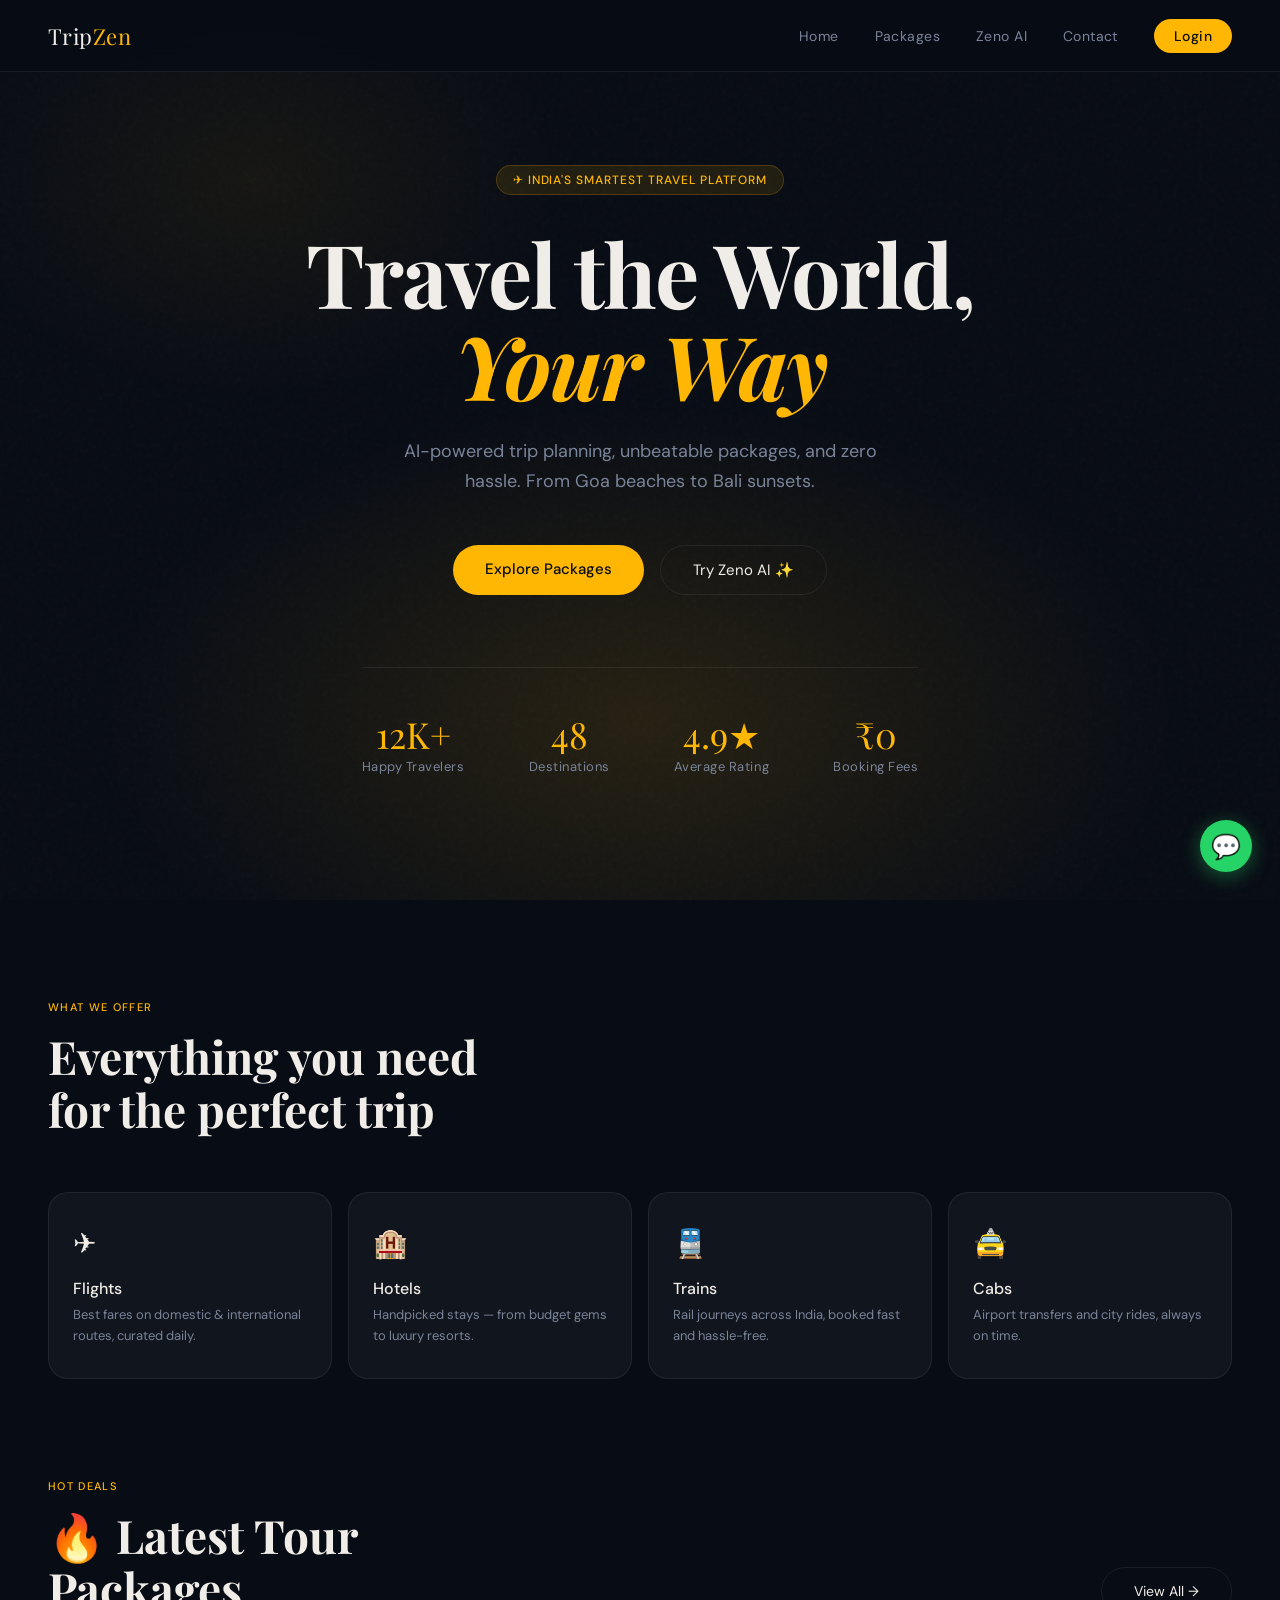
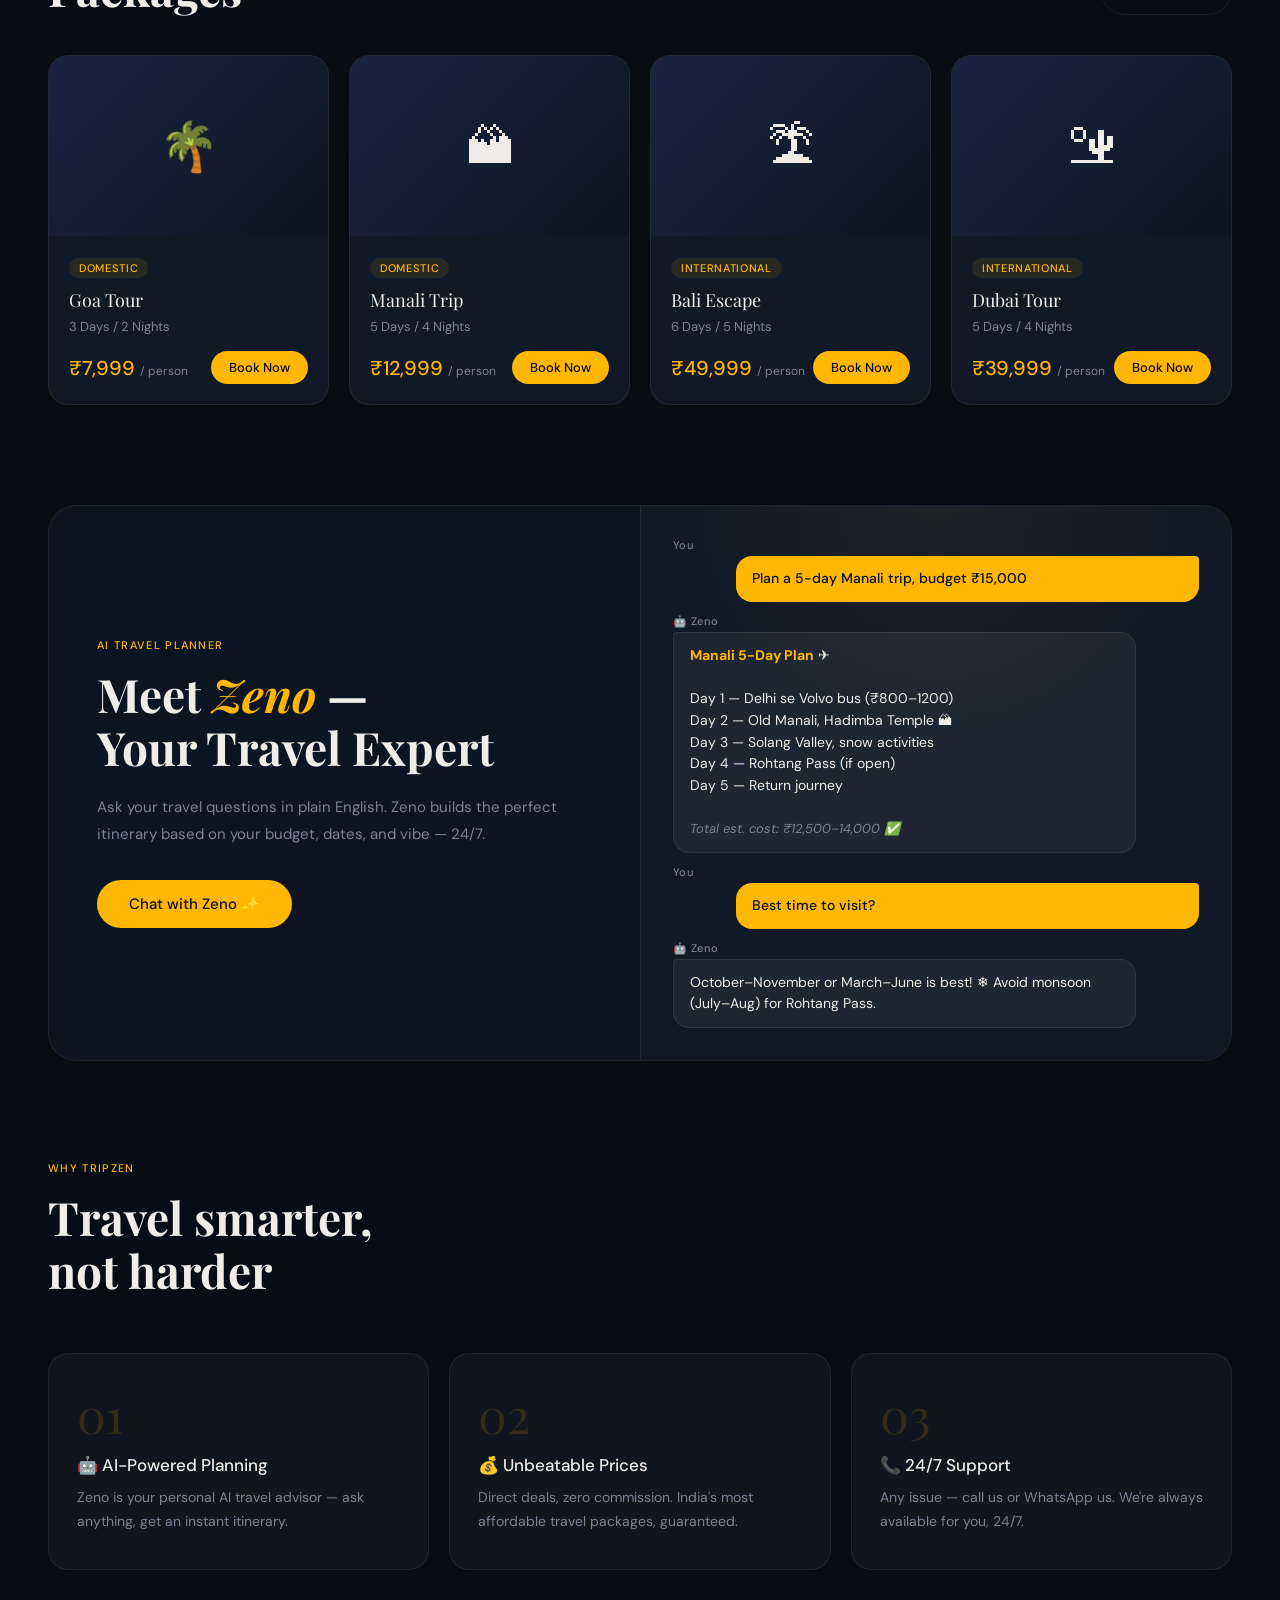
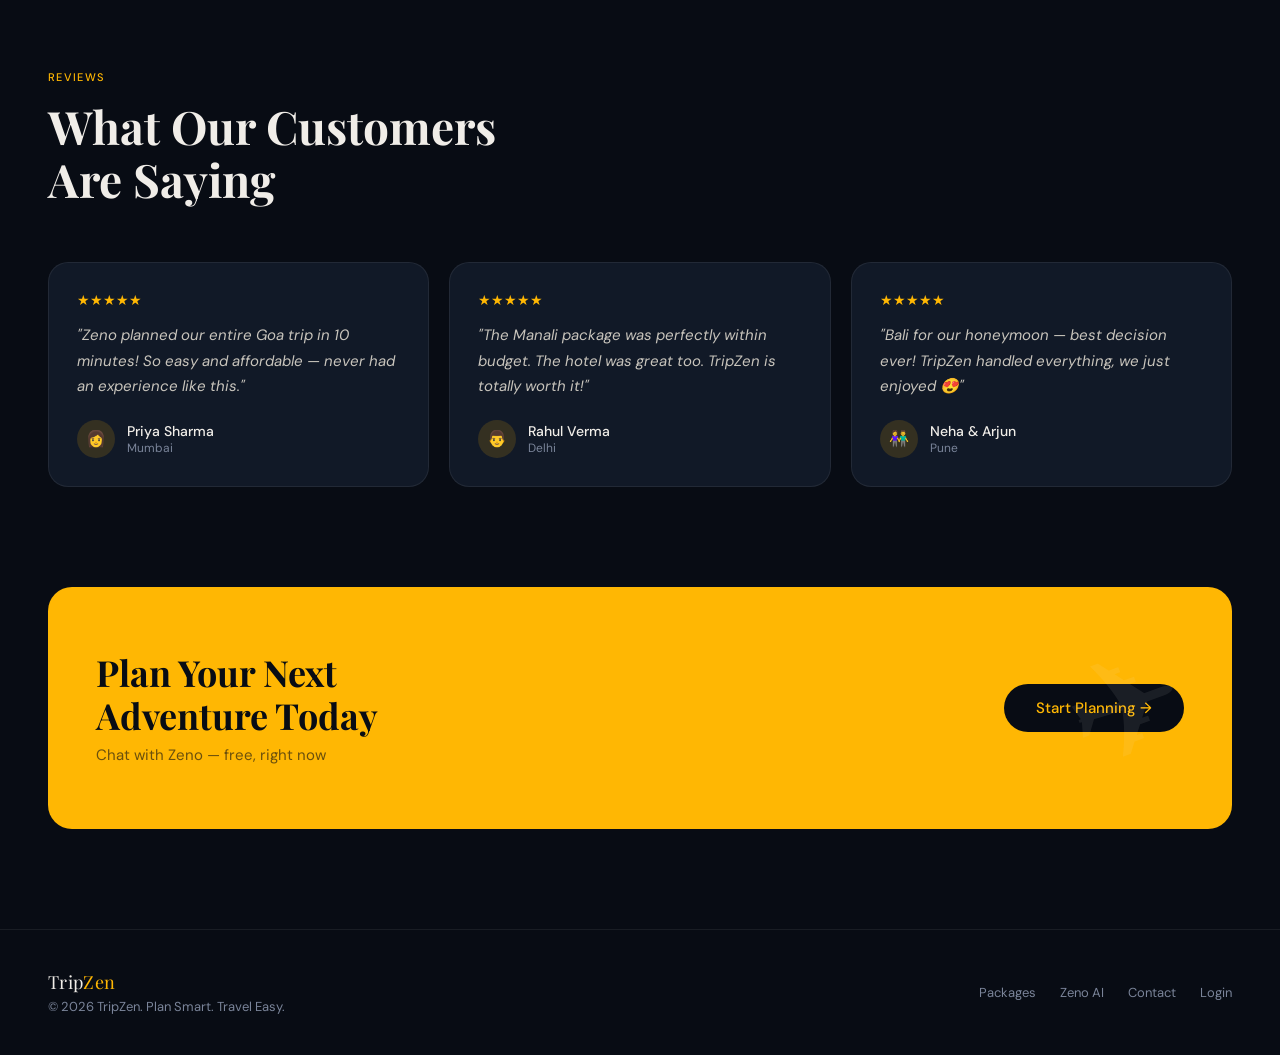
<file: index.html>
<!DOCTYPE html>
<html lang="en">
<head>
<meta charset="UTF-8">
<meta name="viewport" content="width=device-width, initial-scale=1.0">
<title>TripZen — Travel Smarter</title>
<link href="https://fonts.googleapis.com/css2?family=Playfair+Display:ital,wght@0,700;1,400&family=DM+Sans:wght@300;400;500&display=swap" rel="stylesheet">
<style>
:root {
  --gold: #ffb703;
  --gold-dark: #e09800;
  --bg: #080c14;
  --bg2: #0d1422;
  --bg3: #111927;
  --surface: rgba(255,255,255,0.04);
  --border: rgba(255,255,255,0.07);
  --text: #f0ede8;
  --muted: #7a8499;
}

* { margin: 0; padding: 0; box-sizing: border-box; }

body {
  font-family: 'DM Sans', sans-serif;
  background: var(--bg);
  color: var(--text);
  overflow-x: hidden;
}

/* ── NOISE TEXTURE OVERLAY ── */
body::before {
  content: '';
  position: fixed;
  inset: 0;
  background-image: url("data:image/svg+xml,%3Csvg viewBox='0 0 200 200' xmlns='http://www.w3.org/2000/svg'%3E%3Cfilter id='n'%3E%3CfeTurbulence type='fractalNoise' baseFrequency='0.9' numOctaves='4' stitchTiles='stitch'/%3E%3C/filter%3E%3Crect width='100%25' height='100%25' filter='url(%23n)' opacity='0.04'/%3E%3C/svg%3E");
  pointer-events: none;
  z-index: 0;
  opacity: 0.6;
}

/* ── NAVBAR ── */
.navbar {
  position: fixed;
  top: 0; left: 0; right: 0;
  z-index: 100;
  display: flex;
  align-items: center;
  justify-content: space-between;
  padding: 0 48px;
  height: 72px;
  background: rgba(8,12,20,0.85);
  backdrop-filter: blur(16px);
  border-bottom: 1px solid var(--border);
}

.logo-text {
  font-family: 'Playfair Display', serif;
  font-size: 22px;
  color: var(--text);
  letter-spacing: 0.02em;
}
.logo-text span { color: var(--gold); }

nav { display: flex; gap: 36px; align-items: center; }
nav a {
  color: var(--muted);
  text-decoration: none;
  font-size: 14px;
  font-weight: 400;
  letter-spacing: 0.03em;
  transition: color 0.2s;
}
nav a:hover { color: var(--text); }
nav a.cta {
  color: var(--bg);
  background: var(--gold);
  padding: 8px 20px;
  border-radius: 100px;
  font-weight: 500;
  color: #080c14;
  transition: background 0.2s, transform 0.2s;
}
nav a.cta:hover { background: var(--gold-dark); transform: translateY(-1px); }

/* ── HERO ── */
.hero {
  position: relative;
  min-height: 100vh;
  display: flex;
  flex-direction: column;
  align-items: center;
  justify-content: center;
  text-align: center;
  padding: 120px 24px 80px;
  overflow: hidden;
}

.hero-bg {
  position: absolute;
  inset: 0;
  background:
    url("https://images.unsplash.com/photo-1507525428034-b723cf961d3e?w=1600&q=80") center/cover no-repeat;
  filter: brightness(0.25) saturate(0.6);
  z-index: -2;
}

.hero-glow {
  position: absolute;
  inset: 0;
  background:
    radial-gradient(ellipse 60% 50% at 50% 80%, rgba(255,183,3,0.12) 0%, transparent 70%),
    radial-gradient(ellipse 40% 40% at 20% 20%, rgba(255,183,3,0.06) 0%, transparent 60%);
  z-index: -1;
}

.hero-badge {
  display: inline-flex;
  align-items: center;
  gap: 8px;
  background: rgba(255,183,3,0.1);
  border: 1px solid rgba(255,183,3,0.2);
  color: var(--gold);
  font-size: 12px;
  font-weight: 500;
  letter-spacing: 0.08em;
  text-transform: uppercase;
  padding: 6px 16px;
  border-radius: 100px;
  margin-bottom: 32px;
  animation: fadeUp 0.8s ease both;
}

.hero h1 {
  font-family: 'Playfair Display', serif;
  font-size: clamp(42px, 7vw, 88px);
  font-weight: 700;
  line-height: 1.05;
  letter-spacing: -0.02em;
  max-width: 800px;
  margin-bottom: 24px;
  animation: fadeUp 0.8s 0.1s ease both;
}

.hero h1 em {
  font-style: italic;
  color: var(--gold);
}

.hero p {
  font-size: 18px;
  color: var(--muted);
  max-width: 480px;
  line-height: 1.7;
  margin-bottom: 48px;
  animation: fadeUp 0.8s 0.2s ease both;
}

.hero-btns {
  display: flex;
  gap: 16px;
  flex-wrap: wrap;
  justify-content: center;
  animation: fadeUp 0.8s 0.3s ease both;
}

.btn-primary {
  background: var(--gold);
  color: #080c14;
  padding: 14px 32px;
  border-radius: 100px;
  font-size: 15px;
  font-weight: 500;
  text-decoration: none;
  transition: background 0.2s, transform 0.2s, box-shadow 0.2s;
}
.btn-primary:hover {
  background: var(--gold-dark);
  transform: translateY(-2px);
  box-shadow: 0 8px 30px rgba(255,183,3,0.3);
}

.btn-ghost {
  background: transparent;
  color: var(--text);
  padding: 14px 32px;
  border-radius: 100px;
  font-size: 15px;
  font-weight: 400;
  text-decoration: none;
  border: 1px solid var(--border);
  transition: border-color 0.2s, background 0.2s;
}
.btn-ghost:hover {
  border-color: rgba(255,255,255,0.2);
  background: rgba(255,255,255,0.04);
}

/* ── STATS STRIP ── */
.stats-strip {
  display: flex;
  justify-content: center;
  gap: 64px;
  flex-wrap: wrap;
  margin-top: 72px;
  padding-top: 48px;
  border-top: 1px solid var(--border);
  animation: fadeUp 0.8s 0.4s ease both;
}
.stat { text-align: center; }
.stat-num {
  font-family: 'Playfair Display', serif;
  font-size: 36px;
  color: var(--gold);
  line-height: 1;
}
.stat-label {
  font-size: 13px;
  color: var(--muted);
  margin-top: 6px;
  letter-spacing: 0.04em;
}

/* ── SERVICES ── */
.services {
  padding: 100px 48px;
  position: relative;
  z-index: 1;
}

.section-label {
  font-size: 11px;
  font-weight: 500;
  letter-spacing: 0.12em;
  text-transform: uppercase;
  color: var(--gold);
  margin-bottom: 16px;
}

.section-title {
  font-family: 'Playfair Display', serif;
  font-size: clamp(28px, 4vw, 46px);
  font-weight: 700;
  line-height: 1.15;
  max-width: 480px;
  margin-bottom: 56px;
}

.services-grid {
  display: grid;
  grid-template-columns: repeat(4, 1fr);
  gap: 16px;
}

.service-card {
  background: var(--surface);
  border: 1px solid var(--border);
  border-radius: 20px;
  padding: 32px 24px;
  transition: border-color 0.3s, background 0.3s, transform 0.3s;
  cursor: pointer;
  position: relative;
  overflow: hidden;
}
.service-card::after {
  content: '';
  position: absolute;
  bottom: 0; left: 0; right: 0;
  height: 2px;
  background: var(--gold);
  transform: scaleX(0);
  transition: transform 0.3s;
}
.service-card:hover {
  border-color: rgba(255,183,3,0.2);
  background: rgba(255,183,3,0.04);
  transform: translateY(-4px);
}
.service-card:hover::after { transform: scaleX(1); }

.service-icon {
  font-size: 28px;
  margin-bottom: 16px;
  display: block;
}
.service-name {
  font-size: 16px;
  font-weight: 500;
  margin-bottom: 6px;
}
.service-desc {
  font-size: 13px;
  color: var(--muted);
  line-height: 1.6;
}

/* ── PACKAGES ── */
.packages {
  padding: 0 48px 100px;
  position: relative;
  z-index: 1;
}

.packages-header {
  display: flex;
  align-items: flex-end;
  justify-content: space-between;
  margin-bottom: 40px;
  flex-wrap: wrap;
  gap: 16px;
}

.packages-grid {
  display: grid;
  grid-template-columns: repeat(4, 1fr);
  gap: 20px;
}

.pkg-card {
  background: var(--bg3);
  border: 1px solid var(--border);
  border-radius: 20px;
  overflow: hidden;
  transition: transform 0.3s, box-shadow 0.3s;
  cursor: pointer;
}
.pkg-card:hover {
  transform: translateY(-6px);
  box-shadow: 0 20px 50px rgba(0,0,0,0.5);
}

.pkg-img {
  width: 100%;
  height: 180px;
  object-fit: cover;
  transition: transform 0.5s;
  display: block;
}
.pkg-card:hover .pkg-img { transform: scale(1.06); }

.pkg-img-placeholder {
  width: 100%;
  height: 180px;
  background: linear-gradient(135deg, #1a2540, #0d1422);
  display: flex;
  align-items: center;
  justify-content: center;
  font-size: 48px;
}

.pkg-body { padding: 20px; }
.pkg-tag {
  display: inline-block;
  font-size: 11px;
  font-weight: 500;
  letter-spacing: 0.06em;
  text-transform: uppercase;
  color: var(--gold);
  background: rgba(255,183,3,0.1);
  padding: 3px 10px;
  border-radius: 100px;
  margin-bottom: 10px;
}
.pkg-name {
  font-family: 'Playfair Display', serif;
  font-size: 18px;
  margin-bottom: 6px;
}
.pkg-duration {
  font-size: 13px;
  color: var(--muted);
  margin-bottom: 16px;
}
.pkg-footer {
  display: flex;
  align-items: center;
  justify-content: space-between;
}
.pkg-price {
  font-size: 20px;
  font-weight: 500;
  color: var(--gold);
}
.pkg-price span {
  font-size: 12px;
  color: var(--muted);
  font-weight: 400;
}
.pkg-btn {
  background: var(--gold);
  color: #080c14;
  border: none;
  padding: 8px 18px;
  border-radius: 100px;
  font-size: 13px;
  font-weight: 500;
  cursor: pointer;
  font-family: 'DM Sans', sans-serif;
  transition: background 0.2s, transform 0.2s;
}
.pkg-btn:hover { background: var(--gold-dark); transform: scale(1.04); }

/* ── ZENO AI FEATURE ── */
.zeno-section {
  margin: 0 48px 100px;
  background: var(--bg2);
  border: 1px solid var(--border);
  border-radius: 28px;
  display: grid;
  grid-template-columns: 1fr 1fr;
  overflow: hidden;
  position: relative;
  z-index: 1;
}

.zeno-left {
  padding: 56px 48px;
  display: flex;
  flex-direction: column;
  justify-content: center;
}
.zeno-left .section-title { margin-bottom: 20px; max-width: none; }
.zeno-left p {
  color: var(--muted);
  font-size: 15px;
  line-height: 1.8;
  margin-bottom: 32px;
}

.zeno-right {
  background: var(--bg3);
  border-left: 1px solid var(--border);
  padding: 32px;
  display: flex;
  flex-direction: column;
  justify-content: center;
  gap: 12px;
  position: relative;
  overflow: hidden;
}

.zeno-right::before {
  content: '';
  position: absolute;
  inset: 0;
  background: radial-gradient(ellipse 60% 60% at 50% 0%, rgba(255,183,3,0.06) 0%, transparent 70%);
  pointer-events: none;
}

.chat-bubble {
  padding: 12px 16px;
  border-radius: 16px;
  font-size: 14px;
  line-height: 1.55;
  max-width: 88%;
  animation: fadeUp 0.4s ease both;
}
.chat-bubble.ai {
  background: rgba(255,255,255,0.06);
  border: 1px solid var(--border);
  border-top-left-radius: 4px;
}
.chat-bubble.user {
  background: var(--gold);
  color: #080c14;
  font-weight: 500;
  margin-left: auto;
  border-top-right-radius: 4px;
}
.chat-sender {
  font-size: 11px;
  color: var(--muted);
  margin-bottom: 4px;
  font-weight: 500;
  letter-spacing: 0.04em;
}

/* ── WHY TRIPZEN ── */
.why-section {
  padding: 0 48px 100px;
  position: relative;
  z-index: 1;
}
.why-grid {
  display: grid;
  grid-template-columns: repeat(3, 1fr);
  gap: 20px;
  margin-top: 48px;
}
.why-card {
  background: var(--surface);
  border: 1px solid var(--border);
  border-radius: 20px;
  padding: 36px 28px;
}
.why-num {
  font-family: 'Playfair Display', serif;
  font-size: 48px;
  color: rgba(255,183,3,0.15);
  line-height: 1;
  margin-bottom: 16px;
}
.why-title {
  font-size: 17px;
  font-weight: 500;
  margin-bottom: 10px;
}
.why-desc {
  font-size: 14px;
  color: var(--muted);
  line-height: 1.7;
}

/* ── TESTIMONIALS ── */
.testi-section {
  padding: 0 48px 100px;
  position: relative;
  z-index: 1;
}
.testi-grid {
  display: grid;
  grid-template-columns: repeat(3, 1fr);
  gap: 20px;
  margin-top: 48px;
}
.testi-card {
  background: var(--bg3);
  border: 1px solid var(--border);
  border-radius: 20px;
  padding: 28px;
}
.testi-stars { color: var(--gold); font-size: 14px; margin-bottom: 14px; }
.testi-text {
  font-size: 15px;
  line-height: 1.7;
  margin-bottom: 20px;
  font-style: italic;
  color: #c8c4bc;
}
.testi-author {
  display: flex;
  align-items: center;
  gap: 12px;
}
.testi-avatar {
  width: 38px;
  height: 38px;
  border-radius: 50%;
  background: rgba(255,183,3,0.15);
  display: flex;
  align-items: center;
  justify-content: center;
  font-size: 16px;
}
.testi-name { font-size: 14px; font-weight: 500; }
.testi-city { font-size: 12px; color: var(--muted); }

/* ── CTA BANNER ── */
.cta-banner {
  margin: 0 48px 100px;
  background: var(--gold);
  border-radius: 24px;
  padding: 64px 48px;
  display: flex;
  align-items: center;
  justify-content: space-between;
  gap: 32px;
  flex-wrap: wrap;
  position: relative;
  z-index: 1;
  overflow: hidden;
}
.cta-banner::before {
  content: '✈';
  position: absolute;
  right: 48px;
  top: 50%;
  transform: translateY(-50%) rotate(-20deg);
  font-size: 140px;
  opacity: 0.08;
  pointer-events: none;
}
.cta-banner h2 {
  font-family: 'Playfair Display', serif;
  font-size: 36px;
  color: #080c14;
  line-height: 1.2;
}
.cta-banner p { color: rgba(8,12,20,0.6); font-size: 15px; margin-top: 8px; }
.btn-dark {
  background: #080c14;
  color: var(--gold);
  padding: 14px 32px;
  border-radius: 100px;
  font-size: 15px;
  font-weight: 500;
  text-decoration: none;
  white-space: nowrap;
  transition: background 0.2s;
}
.btn-dark:hover { background: #141c2e; }

/* ── FOOTER ── */
footer {
  border-top: 1px solid var(--border);
  padding: 40px 48px;
  display: flex;
  align-items: center;
  justify-content: space-between;
  flex-wrap: wrap;
  gap: 16px;
  position: relative;
  z-index: 1;
}
footer p { font-size: 13px; color: var(--muted); }
.footer-links { display: flex; gap: 24px; }
.footer-links a {
  font-size: 13px;
  color: var(--muted);
  text-decoration: none;
  transition: color 0.2s;
}
.footer-links a:hover { color: var(--text); }

/* ── WHATSAPP ── */
.whatsapp-btn {
  position: fixed;
  bottom: 28px; right: 28px;
  background: #25D366;
  color: white;
  width: 52px; height: 52px;
  border-radius: 50%;
  display: flex;
  align-items: center;
  justify-content: center;
  font-size: 24px;
  text-decoration: none;
  box-shadow: 0 4px 20px rgba(37,211,102,0.4);
  z-index: 999;
  transition: transform 0.3s, box-shadow 0.3s;
}
.whatsapp-btn:hover {
  transform: scale(1.1);
  box-shadow: 0 6px 28px rgba(37,211,102,0.5);
}

/* ── ANIMATIONS ── */
@keyframes fadeUp {
  from { opacity: 0; transform: translateY(20px); }
  to   { opacity: 1; transform: translateY(0); }
}

.reveal {
  opacity: 0;
  transform: translateY(24px);
  transition: opacity 0.6s ease, transform 0.6s ease;
}
.reveal.visible {
  opacity: 1;
  transform: translateY(0);
}

/* ── RESPONSIVE ── */
@media (max-width: 900px) {
  .navbar { padding: 0 20px; }
  .services-grid, .packages-grid { grid-template-columns: repeat(2, 1fr); }
  .zeno-section { grid-template-columns: 1fr; }
  .zeno-right { border-left: none; border-top: 1px solid var(--border); }
  .why-grid, .testi-grid { grid-template-columns: 1fr; }
  .services, .packages, .why-section, .testi-section { padding-left: 20px; padding-right: 20px; }
  .zeno-section, .cta-banner { margin-left: 20px; margin-right: 20px; }
  footer { padding: 32px 20px; }
  nav { gap: 16px; }
  nav a:not(.cta) { display: none; }
  .stats-strip { gap: 32px; }
}
</style>
</head>
<body>

<!-- NAVBAR -->
<header class="navbar">
  <div class="logo-text">Trip<span>Zen</span></div>
  <nav>
    <a href="index.html">Home</a>
    <a href="packages.html">Packages</a>
    <a href="ai-planner.html">Zeno AI</a>
    <a href="contact.html">Contact</a>
    <a href="login.html" class="cta">Login</a>
  </nav>
</header>

<!-- HERO -->
<section class="hero">
  <div class="hero-bg"></div>
  <div class="hero-glow"></div>

  <div class="hero-badge">✈ India's Smartest Travel Platform</div>

  <h1>Travel the World,<br><em>Your Way</em></h1>

  <p>AI-powered trip planning, unbeatable packages, and zero hassle. From Goa beaches to Bali sunsets.</p>

  <div class="hero-btns">
    <a href="packages.html" class="btn-primary">Explore Packages</a>
    <a href="ai-planner.html" class="btn-ghost">Try Zeno AI ✨</a>
  </div>

  <div class="stats-strip">
    <div class="stat">
      <div class="stat-num">12K+</div>
      <div class="stat-label">Happy Travelers</div>
    </div>
    <div class="stat">
      <div class="stat-num">48</div>
      <div class="stat-label">Destinations</div>
    </div>
    <div class="stat">
      <div class="stat-num">4.9★</div>
      <div class="stat-label">Average Rating</div>
    </div>
    <div class="stat">
      <div class="stat-num">₹0</div>
      <div class="stat-label">Booking Fees</div>
    </div>
  </div>
</section>

<!-- SERVICES -->
<section class="services reveal">
  <div class="section-label">What We Offer</div>
  <div class="section-title">Everything you need<br>for the perfect trip</div>

  <div class="services-grid">
    <div class="service-card">
      <span class="service-icon">✈</span>
      <div class="service-name">Flights</div>
      <div class="service-desc">Best fares on domestic & international routes, curated daily.</div>
    </div>
    <div class="service-card">
      <span class="service-icon">🏨</span>
      <div class="service-name">Hotels</div>
      <div class="service-desc">Handpicked stays — from budget gems to luxury resorts.</div>
    </div>
    <div class="service-card">
      <span class="service-icon">🚆</span>
      <div class="service-name">Trains</div>
      <div class="service-desc">Rail journeys across India, booked fast and hassle-free.</div>
    </div>
    <div class="service-card">
      <span class="service-icon">🚖</span>
      <div class="service-name">Cabs</div>
      <div class="service-desc">Airport transfers and city rides, always on time.</div>
    </div>
  </div>
</section>

<!-- PACKAGES -->
<section class="packages reveal">
  <div class="packages-header">
    <div>
      <div class="section-label">Hot Deals</div>
      <div class="section-title" style="margin-bottom:0">🔥 Latest Tour Packages</div>
    </div>
    <a href="packages.html" class="btn-ghost" style="font-size:14px">View All →</a>
  </div>

  <div class="packages-grid" id="homePackages">
    <!-- JS se load hoga -->
    <div class="pkg-card">
      <div class="pkg-img-placeholder">🌴</div>
      <div class="pkg-body">
        <div class="pkg-tag">Domestic</div>
        <div class="pkg-name">Goa Tour</div>
        <div class="pkg-duration">3 Days / 2 Nights</div>
        <div class="pkg-footer">
          <div class="pkg-price">₹7,999 <span>/ person</span></div>
          <button class="pkg-btn" onclick="bookNow('goa','Goa Tour',7999)">Book Now</button>
        </div>
      </div>
    </div>
    <div class="pkg-card">
      <div class="pkg-img-placeholder">🏔</div>
      <div class="pkg-body">
        <div class="pkg-tag">Domestic</div>
        <div class="pkg-name">Manali Trip</div>
        <div class="pkg-duration">5 Days / 4 Nights</div>
        <div class="pkg-footer">
          <div class="pkg-price">₹12,999 <span>/ person</span></div>
          <button class="pkg-btn" onclick="bookNow('manali','Manali Trip',12999)">Book Now</button>
        </div>
      </div>
    </div>
    <div class="pkg-card">
      <div class="pkg-img-placeholder">🏝</div>
      <div class="pkg-body">
        <div class="pkg-tag">International</div>
        <div class="pkg-name">Bali Escape</div>
        <div class="pkg-duration">6 Days / 5 Nights</div>
        <div class="pkg-footer">
          <div class="pkg-price">₹49,999 <span>/ person</span></div>
          <button class="pkg-btn" onclick="bookNow('bali','Bali Escape',49999)">Book Now</button>
        </div>
      </div>
    </div>
    <div class="pkg-card">
      <div class="pkg-img-placeholder">🏜</div>
      <div class="pkg-body">
        <div class="pkg-tag">International</div>
        <div class="pkg-name">Dubai Tour</div>
        <div class="pkg-duration">5 Days / 4 Nights</div>
        <div class="pkg-footer">
          <div class="pkg-price">₹39,999 <span>/ person</span></div>
          <button class="pkg-btn" onclick="bookNow('dubai','Dubai Tour',39999)">Book Now</button>
        </div>
      </div>
    </div>
  </div>
</section>

<!-- ZENO AI -->
<section class="zeno-section reveal">
  <div class="zeno-left">
    <div class="section-label">AI Travel Planner</div>
    <div class="section-title">Meet <em style="color:var(--gold);font-style:italic">Zeno</em> —<br>Your Travel Expert</div>
    <p>Ask your travel questions in plain English. Zeno builds the perfect itinerary based on your budget, dates, and vibe — 24/7.</p>
    <a href="ai-planner.html" class="btn-primary" style="align-self:flex-start">Chat with Zeno ✨</a>
  </div>
  <div class="zeno-right">
    <div>
      <div class="chat-sender">You</div>
      <div class="chat-bubble user">Plan a 5-day Manali trip, budget ₹15,000</div>
    </div>
    <div>
      <div class="chat-sender">🤖 Zeno</div>
      <div class="chat-bubble ai">
        <strong style="color:var(--gold)">Manali 5-Day Plan</strong> ✈<br><br>
        Day 1 — Delhi se Volvo bus (₹800–1200)<br>
        Day 2 — Old Manali, Hadimba Temple 🏔<br>
        Day 3 — Solang Valley, snow activities<br>
        Day 4 — Rohtang Pass (if open)<br>
        Day 5 — Return journey<br><br>
        <em style="color:var(--muted);font-size:13px">Total est. cost: ₹12,500–14,000 ✅</em>
      </div>
    </div>
    <div>
      <div class="chat-sender">You</div>
      <div class="chat-bubble user">Best time to visit?</div>
    </div>
    <div>
      <div class="chat-sender">🤖 Zeno</div>
      <div class="chat-bubble ai">October–November or March–June is best! ❄ Avoid monsoon (July–Aug) for Rohtang Pass.</div>
    </div>
  </div>
</section>

<!-- WHY TRIPZEN -->
<section class="why-section reveal">
  <div class="section-label">Why TripZen</div>
  <div class="section-title">Travel smarter,<br>not harder</div>

  <div class="why-grid">
    <div class="why-card">
      <div class="why-num">01</div>
      <div class="why-title">🤖 AI-Powered Planning</div>
      <div class="why-desc">Zeno is your personal AI travel advisor — ask anything, get an instant itinerary.</div>
    </div>
    <div class="why-card">
      <div class="why-num">02</div>
      <div class="why-title">💰 Unbeatable Prices</div>
      <div class="why-desc">Direct deals, zero commission. India's most affordable travel packages, guaranteed.</div>
    </div>
    <div class="why-card">
      <div class="why-num">03</div>
      <div class="why-title">📞 24/7 Support</div>
      <div class="why-desc">Any issue — call us or WhatsApp us. We're always available for you, 24/7.</div>
    </div>
  </div>
</section>

<!-- TESTIMONIALS -->
<section class="testi-section reveal">
  <div class="section-label">Reviews</div>
  <div class="section-title">What Our Customers<br>Are Saying</div>

  <div class="testi-grid">
    <div class="testi-card">
      <div class="testi-stars">★★★★★</div>
      <div class="testi-text">"Zeno planned our entire Goa trip in 10 minutes! So easy and affordable — never had an experience like this."</div>
      <div class="testi-author">
        <div class="testi-avatar">👩</div>
        <div>
          <div class="testi-name">Priya Sharma</div>
          <div class="testi-city">Mumbai</div>
        </div>
      </div>
    </div>
    <div class="testi-card">
      <div class="testi-stars">★★★★★</div>
      <div class="testi-text">"The Manali package was perfectly within budget. The hotel was great too. TripZen is totally worth it!"</div>
      <div class="testi-author">
        <div class="testi-avatar">👨</div>
        <div>
          <div class="testi-name">Rahul Verma</div>
          <div class="testi-city">Delhi</div>
        </div>
      </div>
    </div>
    <div class="testi-card">
      <div class="testi-stars">★★★★★</div>
      <div class="testi-text">"Bali for our honeymoon — best decision ever! TripZen handled everything, we just enjoyed 😍"</div>
      <div class="testi-author">
        <div class="testi-avatar">👫</div>
        <div>
          <div class="testi-name">Neha & Arjun</div>
          <div class="testi-city">Pune</div>
        </div>
      </div>
    </div>
  </div>
</section>

<!-- CTA BANNER -->
<div class="cta-banner reveal">
  <div>
    <h2>Plan Your Next<br>Adventure Today</h2>
    <p>Chat with Zeno — free, right now</p>
  </div>
  <a href="ai-planner.html" class="btn-dark">Start Planning →</a>
</div>

<!-- FOOTER -->
<footer>
  <div>
    <div class="logo-text" style="font-size:18px;margin-bottom:4px">Trip<span>Zen</span></div>
    <p>© 2026 TripZen. Plan Smart. Travel Easy.</p>
  </div>
  <div class="footer-links">
    <a href="packages.html">Packages</a>
    <a href="ai-planner.html">Zeno AI</a>
    <a href="contact.html">Contact</a>
    <a href="login.html">Login</a>
  </div>
</footer>

<!-- WHATSAPP -->
<a href="https://wa.me/919999999999" class="whatsapp-btn" target="_blank">💬</a>

<script>
// Navbar login state
function updateNavbar() {
  const token = localStorage.getItem("token");
  const name = localStorage.getItem("userName");
  const loginLink = document.querySelector('nav a.cta');
  if (loginLink && token) {
    loginLink.textContent = name ? name.split(" ")[0] : "Profile";
    loginLink.href = "profile.html";
  }
}

// Book now
function bookNow(id, name, price) {
  const token = localStorage.getItem("token");
  if (!token) {
    alert("Please login first!");
    window.location.href = "login.html";
    return;
  }
  window.location.href = `payment.html?id=${id}&name=${encodeURIComponent(name)}&price=${price}`;
}

// Scroll reveal
const observer = new IntersectionObserver((entries) => {
  entries.forEach(e => {
    if (e.isIntersecting) {
      e.target.classList.add('visible');
      observer.unobserve(e.target);
    }
  });
}, { threshold: 0.1 });

document.querySelectorAll('.reveal').forEach(el => observer.observe(el));

window.onload = updateNavbar;
</script>
</body>
</html>
</file>
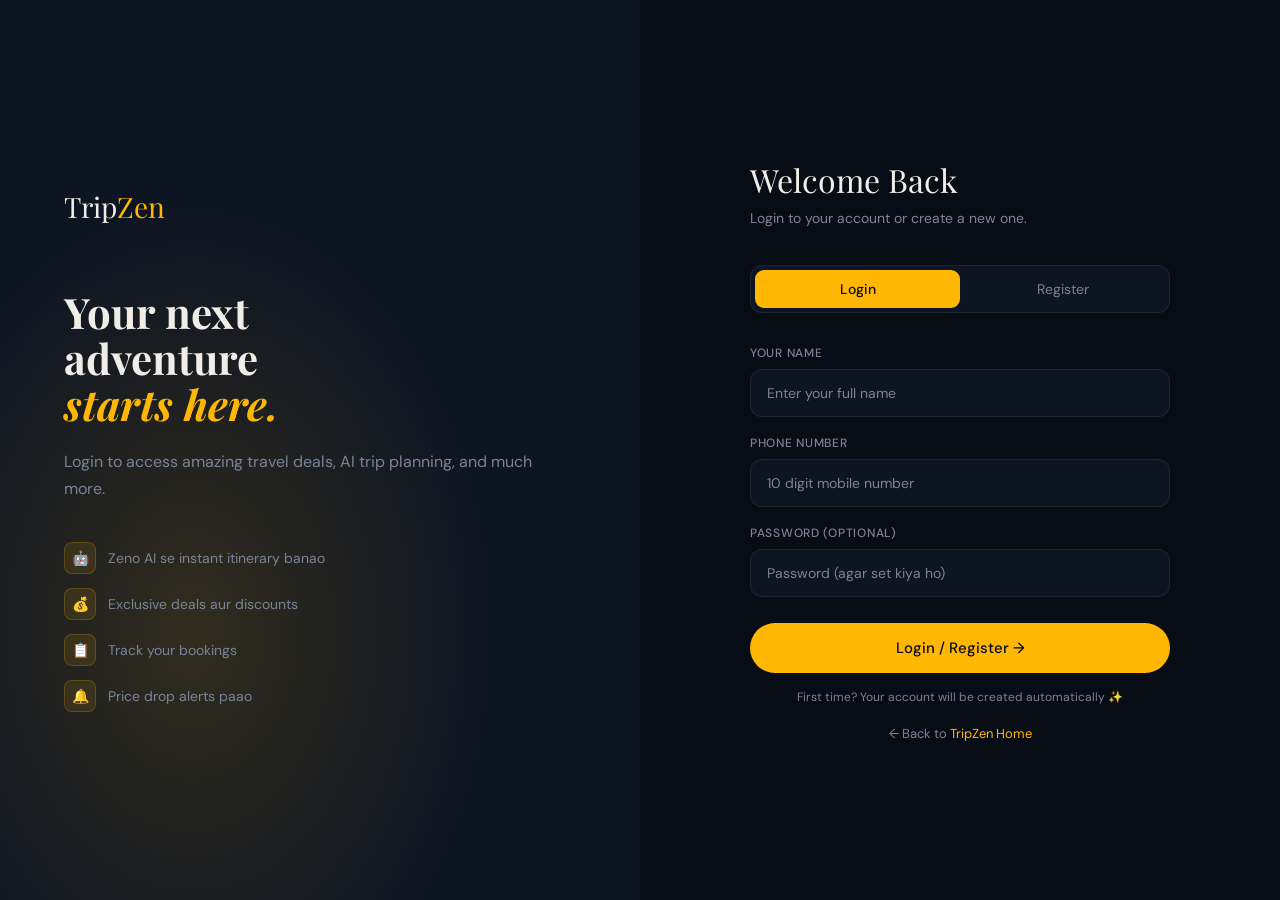
<file: admin.html>
<!DOCTYPE html>
<html lang="en">
<head>
<meta charset="UTF-8">
<meta name="viewport" content="width=device-width, initial-scale=1.0">
<title>Admin Panel — TripZen</title>
<link href="https://fonts.googleapis.com/css2?family=Playfair+Display:ital,wght@0,700;1,400&family=DM+Sans:wght@300;400;500&display=swap" rel="stylesheet">
<style>
:root{--gold:#ffb703;--gold-dark:#e09800;--bg:#080c14;--bg2:#0d1422;--bg3:#111927;--surface:rgba(255,255,255,0.04);--border:rgba(255,255,255,0.07);--text:#f0ede8;--muted:#7a8499;}
*{margin:0;padding:0;box-sizing:border-box;}
body{font-family:'DM Sans',sans-serif;background:var(--bg);color:var(--text);min-height:100vh;display:flex;}
.sidebar{width:240px;background:var(--bg2);border-right:1px solid var(--border);min-height:100vh;padding:24px 16px;flex-shrink:0;display:flex;flex-direction:column;position:fixed;top:0;left:0;bottom:0;z-index:50;}
.sidebar-logo{font-family:'Playfair Display',serif;font-size:20px;color:var(--text);text-decoration:none;padding:0 8px;margin-bottom:8px;display:block;}
.sidebar-logo span{color:var(--gold);}
.sidebar-badge{font-size:10px;background:rgba(255,183,3,0.15);border:1px solid rgba(255,183,3,0.2);color:var(--gold);padding:2px 8px;border-radius:100px;margin-left:4px;}
.sidebar-divider{border:none;border-top:1px solid var(--border);margin:16px 0;}
.sidebar-label{font-size:10px;font-weight:500;letter-spacing:0.1em;text-transform:uppercase;color:var(--muted);padding:0 8px;margin-bottom:8px;margin-top:4px;}
.nav-item{display:flex;align-items:center;gap:10px;padding:10px 12px;border-radius:10px;font-size:14px;color:var(--muted);cursor:pointer;transition:all 0.2s;border:none;background:transparent;width:100%;text-align:left;font-family:'DM Sans',sans-serif;}
.nav-item:hover{background:var(--bg3);color:var(--text);}
.nav-item.active{background:rgba(255,183,3,0.08);color:var(--gold);}
.nav-item span:first-child{font-size:16px;width:20px;text-align:center;}
.sidebar-footer{margin-top:auto;}
.main{margin-left:240px;flex:1;padding:32px;min-height:100vh;}
.top-bar{display:flex;align-items:center;justify-content:space-between;margin-bottom:28px;}
.page-title{font-family:'Playfair Display',serif;font-size:28px;}
.page-sub{font-size:13px;color:var(--muted);margin-top:2px;}
.stats-row{display:grid;grid-template-columns:repeat(4,1fr);gap:16px;margin-bottom:28px;}
.stat-card{background:var(--bg2);border:1px solid var(--border);border-radius:16px;padding:20px;}
.stat-card-label{font-size:12px;color:var(--muted);margin-bottom:8px;font-weight:500;letter-spacing:0.04em;}
.stat-card-num{font-size:28px;font-weight:500;color:var(--text);}
.stat-card-num.gold{color:var(--gold);}
.stat-card-num.green{color:#4ade80;}
.stat-card-trend{font-size:11px;color:var(--muted);margin-top:4px;}
.section-card{background:var(--bg2);border:1px solid var(--border);border-radius:20px;padding:24px;margin-bottom:24px;}
.section-header{display:flex;align-items:center;justify-content:space-between;margin-bottom:20px;}
.section-title{font-size:16px;font-weight:500;}
.section-actions{display:flex;gap:8px;}
.btn-sm{padding:8px 16px;border-radius:8px;font-size:13px;cursor:pointer;font-family:'DM Sans',sans-serif;border:1px solid var(--border);background:transparent;color:var(--muted);transition:all 0.2s;}
.btn-sm:hover{border-color:var(--gold);color:var(--gold);}
.btn-sm.primary{background:var(--gold);color:#080c14;border-color:var(--gold);}
.btn-sm.primary:hover{background:var(--gold-dark);}
.btn-sm.danger:hover{border-color:rgba(248,113,113,0.3);color:#f87171;}
table{width:100%;border-collapse:collapse;}
th{font-size:11px;font-weight:500;letter-spacing:0.08em;text-transform:uppercase;color:var(--muted);text-align:left;padding:0 12px 12px;}
td{font-size:13px;padding:12px;border-top:1px solid var(--border);vertical-align:middle;}
tr:hover td{background:rgba(255,255,255,0.015);}
.badge{display:inline-block;font-size:10px;font-weight:500;padding:3px 10px;border-radius:100px;letter-spacing:0.04em;}
.badge-confirmed{background:rgba(74,222,128,0.1);border:1px solid rgba(74,222,128,0.2);color:#4ade80;}
.badge-pending{background:rgba(255,183,3,0.1);border:1px solid rgba(255,183,3,0.2);color:var(--gold);}
.badge-cancelled{background:rgba(248,113,113,0.1);border:1px solid rgba(248,113,113,0.2);color:#f87171;}
.badge-domestic{background:rgba(59,130,246,0.1);border:1px solid rgba(59,130,246,0.2);color:#60a5fa;}
.badge-intl{background:rgba(168,85,247,0.1);border:1px solid rgba(168,85,247,0.2);color:#c084fc;}
.pkg-emoji{font-size:20px;margin-right:8px;}
.action-btns{display:flex;gap:6px;}
.modal-overlay{display:none;position:fixed;inset:0;background:rgba(0,0,0,0.7);z-index:200;align-items:center;justify-content:center;}
.modal-overlay.show{display:flex;}
.modal{background:var(--bg2);border:1px solid var(--border);border-radius:20px;padding:28px;width:100%;max-width:480px;}
.modal-title{font-size:18px;font-weight:500;margin-bottom:20px;}
.form-group{margin-bottom:16px;}
.form-label{font-size:11px;font-weight:500;letter-spacing:0.08em;text-transform:uppercase;color:var(--muted);margin-bottom:6px;display:block;}
.form-input,.form-select{width:100%;background:var(--bg3);border:1px solid var(--border);border-radius:10px;padding:11px 14px;color:var(--text);font-family:'DM Sans',sans-serif;font-size:14px;outline:none;transition:border-color 0.2s;}
.form-input:focus,.form-select:focus{border-color:var(--gold);}
.form-input::placeholder{color:var(--muted);}
.modal-footer{display:flex;justify-content:flex-end;gap:10px;margin-top:20px;}
.panel{display:none;}
.panel.active{display:block;}
@media(max-width:900px){.sidebar{display:none;}.main{margin-left:0;padding:20px;}.stats-row{grid-template-columns:repeat(2,1fr);}}
</style>
</head>
<body>

<!-- SIDEBAR -->
<div class="sidebar">
  <a href="index.html" class="sidebar-logo">Trip<span>Zen</span><span class="sidebar-badge">Admin</span></a>
  <p style="font-size:12px;color:var(--muted);padding:0 8px;margin-bottom:16px;" id="adminGreet">Welcome back!</p>
  <hr class="sidebar-divider">
  <div class="sidebar-label">Main</div>
  <button class="nav-item active" onclick="showPanel('dashboard',this)"><span>📊</span> Dashboard</button>
  <button class="nav-item" onclick="showPanel('bookings',this)"><span>📋</span> Bookings</button>
  <button class="nav-item" onclick="showPanel('packages',this)"><span>🌍</span> Packages</button>
  <button class="nav-item" onclick="showPanel('contacts',this)"><span>📩</span> Messages</button>
  <hr class="sidebar-divider">
  <div class="sidebar-label">Account</div>
  <button class="nav-item" onclick="window.location.href='index.html'"><span>🏠</span> View Site</button>
  <div class="sidebar-footer">
    <button class="nav-item" onclick="adminLogout()" style="color:#f87171;"><span>🚪</span> Logout</button>
  </div>
</div>

<!-- MAIN CONTENT -->
<div class="main">

  <!-- DASHBOARD PANEL -->
  <div class="panel active" id="panel-dashboard">
    <div class="top-bar">
      <div><div class="page-title">Dashboard</div><div class="page-sub">TripZen overview</div></div>
    </div>
    <div class="stats-row">
      <div class="stat-card"><div class="stat-card-label">Total Bookings</div><div class="stat-card-num gold" id="totalBookings">—</div><div class="stat-card-trend">All time</div></div>
      <div class="stat-card"><div class="stat-card-label">Revenue</div><div class="stat-card-num green" id="totalRevenue">₹—</div><div class="stat-card-trend">Confirmed bookings</div></div>
      <div class="stat-card"><div class="stat-card-label">Packages</div><div class="stat-card-num" id="totalPackages">8</div><div class="stat-card-trend">Active tours</div></div>
      <div class="stat-card"><div class="stat-card-label">Messages</div><div class="stat-card-num" id="totalMessages">—</div><div class="stat-card-trend">Contact requests</div></div>
    </div>
    <div class="section-card">
      <div class="section-header"><div class="section-title">Recent Bookings</div><button class="btn-sm" onclick="showPanel('bookings', document.querySelectorAll('.nav-item')[1])">View all</button></div>
      <table><thead><tr><th>Package</th><th>Traveller</th><th>Date</th><th>Amount</th><th>Status</th></tr></thead>
      <tbody id="recentBookings"><tr><td colspan="5" style="text-align:center;color:var(--muted);padding:28px;">Loading...</td></tr></tbody></table>
    </div>
  </div>

  <!-- BOOKINGS PANEL -->
  <div class="panel" id="panel-bookings">
    <div class="top-bar">
      <div><div class="page-title">All Bookings</div><div class="page-sub" id="bookingsCount">—</div></div>
      <div class="section-actions">
        <select class="btn-sm" onchange="filterStatus(this.value)" style="cursor:pointer;">
          <option value="all">All Status</option>
          <option value="Confirmed">Confirmed</option>
          <option value="Pending">Pending</option>
          <option value="Cancelled">Cancelled</option>
        </select>
      </div>
    </div>
    <div class="section-card">
      <table><thead><tr><th>Booking ID</th><th>Package</th><th>Traveller</th><th>Travel Date</th><th>Amount</th><th>Status</th><th>Action</th></tr></thead>
      <tbody id="allBookingsTable"><tr><td colspan="7" style="text-align:center;color:var(--muted);padding:28px;">Loading...</td></tr></tbody></table>
    </div>
  </div>

  <!-- PACKAGES PANEL -->
  <div class="panel" id="panel-packages">
    <div class="top-bar">
      <div><div class="page-title">Packages</div><div class="page-sub">Manage tour offerings</div></div>
      <button class="btn-sm primary" onclick="openAddPkg()">+ Add Package</button>
    </div>
    <div class="section-card">
      <table><thead><tr><th>Package</th><th>Type</th><th>Duration</th><th>Price</th><th>Rating</th><th>Actions</th></tr></thead>
      <tbody id="packagesTable"></tbody></table>
    </div>
  </div>

  <!-- CONTACTS PANEL -->
  <div class="panel" id="panel-contacts">
    <div class="top-bar"><div><div class="page-title">Messages</div><div class="page-sub">Contact form submissions</div></div></div>
    <div class="section-card">
      <table><thead><tr><th>Name</th><th>Email/Phone</th><th>Message</th><th>Date</th></tr></thead>
      <tbody id="contactsTable"><tr><td colspan="4" style="text-align:center;color:var(--muted);padding:28px;">No messages yet</td></tr></tbody></table>
    </div>
  </div>

</div>

<!-- ADD PACKAGE MODAL -->
<div class="modal-overlay" id="pkgModal">
  <div class="modal">
    <div class="modal-title" id="modalTitle">Add New Package</div>
    <div class="form-group"><label class="form-label">Package Name</label><input type="text" class="form-input" id="pkgName" placeholder="e.g. Goa Beach Trip"></div>
    <div style="display:grid;grid-template-columns:1fr 1fr;gap:14px;">
      <div class="form-group"><label class="form-label">Duration</label><input type="text" class="form-input" id="pkgDuration" placeholder="e.g. 3 Days / 2 Nights"></div>
      <div class="form-group"><label class="form-label">Price (₹)</label><input type="number" class="form-input" id="pkgPrice" placeholder="e.g. 12999"></div>
      <div class="form-group"><label class="form-label">Type</label>
        <select class="form-select" id="pkgType"><option>Domestic</option><option>International</option></select>
      </div>
      <div class="form-group"><label class="form-label">Category</label>
        <select class="form-select" id="pkgCat"><option>Beach</option><option>Mountains</option><option>Heritage</option><option>Honeymoon</option><option>Adventure</option></select>
      </div>
    </div>
    <div class="form-group"><label class="form-label">Includes (comma separated)</label><input type="text" class="form-input" id="pkgIncludes" placeholder="Hotels, Transfers, Meals"></div>
    <div class="modal-footer">
      <button class="btn-sm" onclick="closeModal()">Cancel</button>
      <button class="btn-sm primary" onclick="savePkg()">Save Package</button>
    </div>
  </div>
</div>

<script>
const API = "http://localhost:5000";

const PKGS = [
  {_id:"goa",name:"Goa Tour",duration:"3 Days / 2 Nights",price:7999,type:"Domestic",cat:"Beach",emoji:"🌴",rating:"4.8",reviews:238},
  {_id:"manali",name:"Manali Trip",duration:"5 Days / 4 Nights",price:12999,type:"Domestic",cat:"Mountains",emoji:"🏔",rating:"4.9",reviews:312},
  {_id:"bali",name:"Bali Escape",duration:"6 Days / 5 Nights",price:49999,type:"International",cat:"Beach",emoji:"🏝",rating:"4.9",reviews:187},
  {_id:"dubai",name:"Dubai Tour",duration:"5 Days / 4 Nights",price:39999,type:"International",cat:"City",emoji:"🏙",rating:"4.7",reviews:143},
  {_id:"kerala",name:"Kerala Backwaters",duration:"4 Days / 3 Nights",price:14999,type:"Domestic",cat:"Honeymoon",emoji:"🌿",rating:"4.8",reviews:201},
  {_id:"shimla",name:"Shimla-Manali",duration:"7 Days / 6 Nights",price:18999,type:"Domestic",cat:"Mountains",emoji:"⛄",rating:"4.6",reviews:156},
  {_id:"thailand",name:"Thailand Adventure",duration:"7 Days / 6 Nights",price:54999,type:"International",cat:"Beach",emoji:"🐘",rating:"4.8",reviews:98},
  {_id:"rajasthan",name:"Royal Rajasthan",duration:"6 Days / 5 Nights",price:22999,type:"Domestic",cat:"Heritage",emoji:"🏰",rating:"4.7",reviews:175},
];

let allBookings = [];

window.onload = async function() {
  const name = localStorage.getItem("userName");
  if (!localStorage.getItem("token")) { window.location.href = "login.html"; return; }
  document.getElementById("adminGreet").textContent = "Welcome, " + (name || "Admin") + " 👋";
  renderPackages();
  await loadBookings();
};

async function loadBookings() {
  try {
    const r = await fetch(`${API}/api/bookings`, { headers: { "Authorization": "Bearer " + localStorage.getItem("token") } });
    if (r.ok) allBookings = await r.json();
    else allBookings = JSON.parse(localStorage.getItem("bookings") || "[]");
  } catch { allBookings = JSON.parse(localStorage.getItem("bookings") || "[]"); }
  updateStats();
  renderRecentBookings();
  renderAllBookings(allBookings);
}

function updateStats() {
  document.getElementById("totalBookings").textContent = allBookings.length;
  const rev = allBookings.filter(b => b.status !== "Cancelled").reduce((s,b) => s + (parseInt(b.price)||0), 0);
  document.getElementById("totalRevenue").textContent = "₹" + (rev/1000).toFixed(0) + "K";
  document.getElementById("totalMessages").textContent = "0";
}

function renderRecentBookings() {
  const recent = allBookings.slice(0, 5);
  document.getElementById("recentBookings").innerHTML = recent.length ? recent.map(b => `
    <tr>
      <td>${b.packageName || b.package || "Trip"}</td>
      <td>${b.name || "—"}</td>
      <td>${b.travelDate || b.date || "—"}</td>
      <td style="color:var(--gold)">₹${(b.price||0).toLocaleString("en-IN")}</td>
      <td><span class="badge badge-${(b.status||"Confirmed").toLowerCase()}">${b.status||"Confirmed"}</span></td>
    </tr>`).join('') : `<tr><td colspan="5" style="text-align:center;color:var(--muted);padding:28px;">No bookings yet</td></tr>`;
}

function renderAllBookings(bkgs) {
  document.getElementById("bookingsCount").textContent = bkgs.length + " total bookings";
  document.getElementById("allBookingsTable").innerHTML = bkgs.length ? bkgs.map((b,i) => `
    <tr>
      <td style="font-size:11px;color:var(--muted)">TZ-${(b._id||i).toString().slice(-6)}</td>
      <td>${b.packageName || b.package || "Trip"}</td>
      <td>${b.name || localStorage.getItem("userName") || "—"}</td>
      <td>${b.travelDate || b.date || "—"}</td>
      <td style="color:var(--gold)">₹${(b.price||0).toLocaleString("en-IN")}</td>
      <td><span class="badge badge-${(b.status||"Confirmed").toLowerCase()}">${b.status||"Confirmed"}</span></td>
      <td><div class="action-btns">
        <button class="btn-sm" onclick="changeStatus(${i},'Confirmed')">✓</button>
        <button class="btn-sm danger" onclick="changeStatus(${i},'Cancelled')">✕</button>
      </div></td>
    </tr>`).join('') : `<tr><td colspan="7" style="text-align:center;color:var(--muted);padding:28px;">No bookings found</td></tr>`;
}

function filterStatus(status) {
  const filtered = status === "all" ? allBookings : allBookings.filter(b => (b.status||"Confirmed") === status);
  renderAllBookings(filtered);
}

function changeStatus(idx, status) {
  allBookings[idx].status = status;
  const local = JSON.parse(localStorage.getItem("bookings")||"[]");
  if (local[idx]) { local[idx].status = status; localStorage.setItem("bookings", JSON.stringify(local)); }
  renderAllBookings(allBookings);
  updateStats();
}

function renderPackages() {
  document.getElementById("totalPackages").textContent = PKGS.length;
  document.getElementById("packagesTable").innerHTML = PKGS.map(p => `
    <tr>
      <td><span class="pkg-emoji">${p.emoji}</span>${p.name}</td>
      <td><span class="badge ${p.type==='Domestic'?'badge-domestic':'badge-intl'}">${p.type}</span></td>
      <td>${p.duration}</td>
      <td style="color:var(--gold)">₹${p.price.toLocaleString("en-IN")}</td>
      <td>⭐ ${p.rating} (${p.reviews})</td>
      <td><div class="action-btns"><button class="btn-sm">Edit</button><button class="btn-sm danger">Delete</button></div></td>
    </tr>`).join('');
}

function showPanel(name, btn) {
  document.querySelectorAll(".panel").forEach(p => p.classList.remove("active"));
  document.querySelectorAll(".nav-item").forEach(n => n.classList.remove("active"));
  document.getElementById("panel-" + name).classList.add("active");
  if (btn) btn.classList.add("active");
}

function openAddPkg() { document.getElementById("pkgModal").classList.add("show"); }
function closeModal() { document.getElementById("pkgModal").classList.remove("show"); }
function savePkg() {
  alert("Package saved! (Connect to backend API to persist)");
  closeModal();
}
function adminLogout() {
  localStorage.removeItem("token"); localStorage.removeItem("userName");
  window.location.href = "login.html";
}
</script>
</body>
</html>
</file>
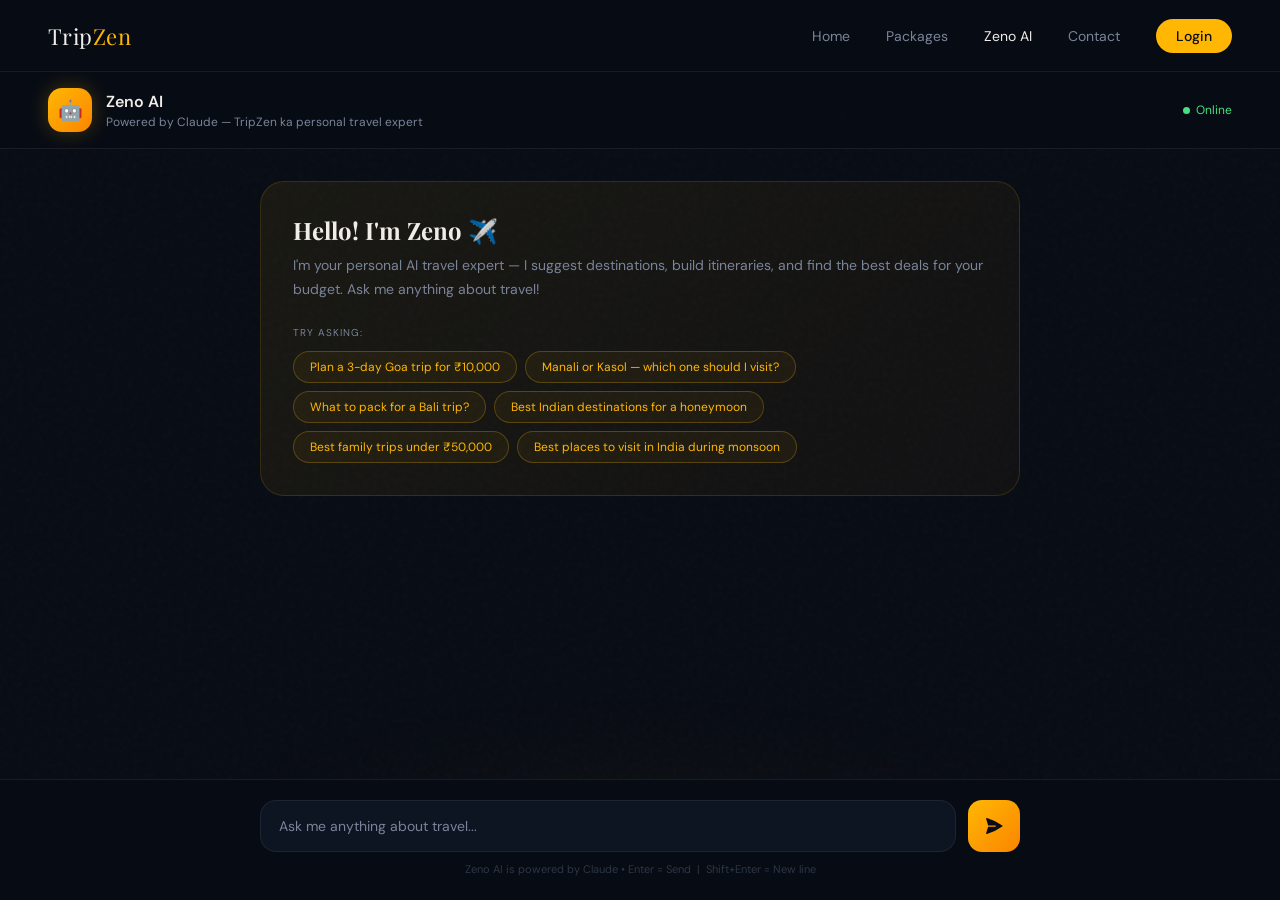
<file: ai-planner.html>
<!DOCTYPE html>
<html lang="en">
<head>
<meta charset="UTF-8">
<meta name="viewport" content="width=device-width, initial-scale=1.0">
<title>Zeno AI — TripZen</title>
<link href="https://fonts.googleapis.com/css2?family=Playfair+Display:ital,wght@0,700;1,400&family=DM+Sans:wght@300;400;500&display=swap" rel="stylesheet">
<style>
:root{--gold:#ffb703;--gold-dark:#e09800;--bg:#080c14;--bg2:#0d1422;--bg3:#111927;--surface:rgba(255,255,255,0.04);--border:rgba(255,255,255,0.07);--text:#f0ede8;--muted:#7a8499;}
*{margin:0;padding:0;box-sizing:border-box;}
body{font-family:'DM Sans',sans-serif;background:var(--bg);color:var(--text);overflow:hidden;height:100vh;display:flex;flex-direction:column;}
body::before{content:'';position:fixed;inset:0;background-image:url("data:image/svg+xml,%3Csvg viewBox='0 0 200 200' xmlns='http://www.w3.org/2000/svg'%3E%3Cfilter id='n'%3E%3CfeTurbulence type='fractalNoise' baseFrequency='0.9' numOctaves='4' stitchTiles='stitch'/%3E%3C/filter%3E%3Crect width='100%25' height='100%25' filter='url(%23n)' opacity='0.04'/%3E%3C/svg%3E");pointer-events:none;z-index:0;opacity:0.6;}

.navbar{position:relative;z-index:100;display:flex;align-items:center;justify-content:space-between;padding:0 48px;height:72px;background:rgba(8,12,20,0.95);backdrop-filter:blur(16px);border-bottom:1px solid var(--border);flex-shrink:0;}
.logo-text{font-family:'Playfair Display',serif;font-size:22px;color:var(--text);letter-spacing:0.02em;text-decoration:none;}
.logo-text span{color:var(--gold);}
nav{display:flex;gap:36px;align-items:center;}
nav a{color:var(--muted);text-decoration:none;font-size:14px;font-weight:400;transition:color 0.2s;}
nav a:hover,nav a.active{color:var(--text);}
nav a.cta{color:#080c14;background:var(--gold);padding:8px 20px;border-radius:100px;font-weight:500;transition:background 0.2s;}
nav a.cta:hover{background:var(--gold-dark);}

.zeno-wrap{flex:1;display:flex;flex-direction:column;overflow:hidden;position:relative;z-index:1;}

.zeno-header{display:flex;align-items:center;gap:14px;padding:16px 48px;border-bottom:1px solid var(--border);background:rgba(8,12,20,0.6);backdrop-filter:blur(8px);flex-shrink:0;}
.zeno-avatar{width:44px;height:44px;border-radius:14px;background:linear-gradient(135deg,#ffb703,#fb8500);display:flex;align-items:center;justify-content:center;font-size:20px;box-shadow:0 0 20px rgba(255,183,3,0.25);flex-shrink:0;}
.zeno-info h3{font-size:16px;font-weight:600;margin-bottom:2px;}
.zeno-info p{font-size:12px;color:var(--muted);}
.zeno-status{margin-left:auto;display:flex;align-items:center;gap:6px;font-size:12px;color:#4ade80;}
.status-dot{width:7px;height:7px;border-radius:50%;background:#4ade80;animation:pulse-dot 2s infinite;}
@keyframes pulse-dot{0%,100%{opacity:1}50%{opacity:.4}}

.zeno-body{flex:1;display:flex;flex-direction:column;overflow:hidden;background:radial-gradient(ellipse 60% 40% at 50% 100%,rgba(255,183,3,0.04) 0%,transparent 70%);}

.chat-area{flex:1;overflow-y:auto;padding:32px 48px;display:flex;flex-direction:column;gap:20px;scroll-behavior:smooth;}
.chat-area::-webkit-scrollbar{width:4px;}
.chat-area::-webkit-scrollbar-thumb{background:rgba(255,183,3,0.15);border-radius:4px;}

.welcome-card{max-width:760px;width:100%;margin:0 auto;background:linear-gradient(135deg,rgba(255,183,3,0.07),rgba(251,133,0,0.04));border:1px solid rgba(255,183,3,0.15);border-radius:24px;padding:32px;}
.welcome-card h2{font-family:'Playfair Display',serif;font-size:24px;margin-bottom:8px;}
.welcome-card p{color:var(--muted);font-size:14px;line-height:1.7;margin-bottom:24px;}
.chips-label{font-size:10px;color:var(--muted);text-transform:uppercase;letter-spacing:0.1em;margin-bottom:12px;}
.chips{display:flex;flex-wrap:wrap;gap:8px;}
.chip{padding:7px 16px;border-radius:100px;border:1px solid rgba(255,183,3,0.25);color:var(--gold);font-size:12px;cursor:pointer;background:rgba(255,183,3,0.05);transition:all 0.2s;white-space:nowrap;font-family:'DM Sans',sans-serif;}
.chip:hover{background:rgba(255,183,3,0.15);border-color:var(--gold);transform:translateY(-1px);}

.msg-row{display:flex;gap:12px;max-width:760px;width:100%;margin:0 auto;animation:msgIn 0.3s ease;}
@keyframes msgIn{from{opacity:0;transform:translateY(8px)}to{opacity:1;transform:translateY(0)}}
.msg-row.user{flex-direction:row-reverse;}
.msg-icon{width:34px;height:34px;border-radius:10px;display:flex;align-items:center;justify-content:center;font-size:15px;flex-shrink:0;margin-top:2px;}
.msg-row.ai .msg-icon{background:linear-gradient(135deg,rgba(255,183,3,0.15),rgba(255,183,3,0.05));border:1px solid rgba(255,183,3,0.15);}
.msg-row.user .msg-icon{background:rgba(99,102,241,0.2);border:1px solid rgba(99,102,241,0.2);}
.msg-bubble{padding:14px 18px;border-radius:18px;font-size:14px;line-height:1.7;max-width:78%;}
.msg-row.ai .msg-bubble{background:var(--bg2);border:1px solid var(--border);border-top-left-radius:4px;color:var(--text);}
.msg-row.user .msg-bubble{background:linear-gradient(135deg,#ffb703,#fb8500);color:#080c14;font-weight:500;border-top-right-radius:4px;}
.msg-bubble strong{color:var(--gold);font-weight:600;}
.msg-bubble code{background:rgba(255,183,3,0.12);color:var(--gold);padding:1px 6px;border-radius:5px;font-size:13px;}

.typing-wrap{max-width:760px;width:100%;margin:0 auto;display:none;}
.typing-bubble{display:inline-flex;align-items:center;gap:5px;background:var(--bg2);border:1px solid var(--border);padding:14px 16px;border-radius:18px;border-top-left-radius:4px;}
.t-dot{width:6px;height:6px;border-radius:50%;background:var(--gold);opacity:0.4;animation:tdot 1.2s infinite;}
.t-dot:nth-child(2){animation-delay:.2s}.t-dot:nth-child(3){animation-delay:.4s}
@keyframes tdot{0%,80%,100%{opacity:.2;transform:scale(.85)}40%{opacity:1;transform:scale(1)}}

.input-zone{padding:20px 48px 24px;background:rgba(8,12,20,0.97);border-top:1px solid var(--border);flex-shrink:0;}
.input-inner{max-width:760px;margin:0 auto;display:flex;gap:12px;align-items:flex-end;}
.ai-textarea{flex:1;background:var(--bg2);border:1px solid var(--border);border-radius:16px;padding:14px 18px;color:var(--text);font-family:'DM Sans',sans-serif;font-size:14px;resize:none;min-height:52px;max-height:150px;outline:none;transition:border-color 0.2s,box-shadow 0.2s;line-height:1.6;}
.ai-textarea:focus{border-color:var(--gold);box-shadow:0 0 0 3px rgba(255,183,3,0.1);}
.ai-textarea::placeholder{color:var(--muted);}
.send-btn{width:52px;height:52px;border-radius:14px;background:linear-gradient(135deg,#ffb703,#fb8500);border:none;cursor:pointer;display:flex;align-items:center;justify-content:center;transition:all 0.2s;flex-shrink:0;}
.send-btn:hover{transform:scale(1.05);box-shadow:0 4px 16px rgba(255,183,3,0.4);}
.send-btn:active{transform:scale(0.97);}
.send-btn:disabled{opacity:0.4;cursor:not-allowed;transform:none;box-shadow:none;}
.send-btn svg{width:20px;height:20px;fill:#080c14;}
.input-hint{text-align:center;font-size:11px;color:#2d3748;margin-top:10px;max-width:760px;margin-inline:auto;}

@media(max-width:900px){
  .navbar{padding:0 20px;} nav a:not(.cta){display:none;}
  .zeno-header{padding:14px 20px;}
  .chat-area{padding:20px;}
  .input-zone{padding:16px 20px 20px;}
}
</style>
</head>
<body>

<header class="navbar">
  <a href="index.html" class="logo-text">Trip<span>Zen</span></a>
  <nav>
    <a href="index.html">Home</a>
    <a href="packages.html">Packages</a>
    <a href="ai-planner.html" class="active">Zeno AI</a>
    <a href="contact.html">Contact</a>
    <a href="login.html" class="cta" id="navLoginBtn">Login</a>
  </nav>
</header>

<div class="zeno-wrap">
  <div class="zeno-header">
    <div class="zeno-avatar">🤖</div>
    <div class="zeno-info">
      <h3>Zeno AI</h3>
      <p>Powered by Claude — TripZen ka personal travel expert</p>
    </div>
    <div class="zeno-status"><div class="status-dot"></div> Online</div>
  </div>

  <div class="zeno-body">
    <div class="chat-area" id="chatArea">
      <div class="welcome-card" id="welcomeCard">
        <h2>Hello! I'm Zeno ✈️</h2>
        <p>I'm your personal AI travel expert — I suggest destinations, build itineraries, and find the best deals for your budget. Ask me anything about travel!</p>
        <div class="chips-label">Try asking:</div>
        <div class="chips">
          <span class="chip" onclick="useChip(this)">Plan a 3-day Goa trip for ₹10,000</span>
          <span class="chip" onclick="useChip(this)">Manali or Kasol — which one should I visit?</span>
          <span class="chip" onclick="useChip(this)">What to pack for a Bali trip?</span>
          <span class="chip" onclick="useChip(this)">Best Indian destinations for a honeymoon</span>
          <span class="chip" onclick="useChip(this)">Best family trips under ₹50,000</span>
          <span class="chip" onclick="useChip(this)">Best places to visit in India during monsoon</span>
        </div>
      </div>
    </div>

    <div class="typing-wrap" id="typingWrap">
      <div style="display:flex;gap:12px;align-items:center;max-width:760px;margin:0 auto;padding:0 48px;">
        <div class="msg-icon" style="background:linear-gradient(135deg,rgba(255,183,3,0.15),rgba(255,183,3,0.05));border:1px solid rgba(255,183,3,0.15);">🤖</div>
        <div class="typing-bubble">
          <div class="t-dot"></div><div class="t-dot"></div><div class="t-dot"></div>
        </div>
      </div>
    </div>

    <div class="input-zone">
      <div class="input-inner">
        <textarea id="userInput" class="ai-textarea" placeholder="Ask me anything about travel..." rows="1"
          onkeydown="handleKey(event)" oninput="autoResize(this)"></textarea>
        <button class="send-btn" id="sendBtn" onclick="sendMessage()" title="Send">
          <svg viewBox="0 0 24 24" xmlns="http://www.w3.org/2000/svg">
            <path d="M3.478 2.405a.75.75 0 00-.926.94l2.432 7.905H13.5a.75.75 0 010 1.5H4.984l-2.432 7.905a.75.75 0 00.926.94 60.519 60.519 0 0018.445-8.986.75.75 0 000-1.218A60.517 60.517 0 003.478 2.405z"/>
          </svg>
        </button>
      </div>
      <p class="input-hint">Zeno AI is powered by Claude • Enter = Send &nbsp;|&nbsp; Shift+Enter = New line</p>
    </div>
  </div>
</div>

<script src="ai.js"></script>
<script>
function updateNavbar() {
  const token=localStorage.getItem("token"),name=localStorage.getItem("userName");
  const btn=document.getElementById("navLoginBtn");
  if(btn&&token){btn.textContent=name?name.split(" ")[0]:"Profile";btn.href="profile.html";}
}
window.addEventListener('load', updateNavbar);
</script>
</body>
</html>
</file>
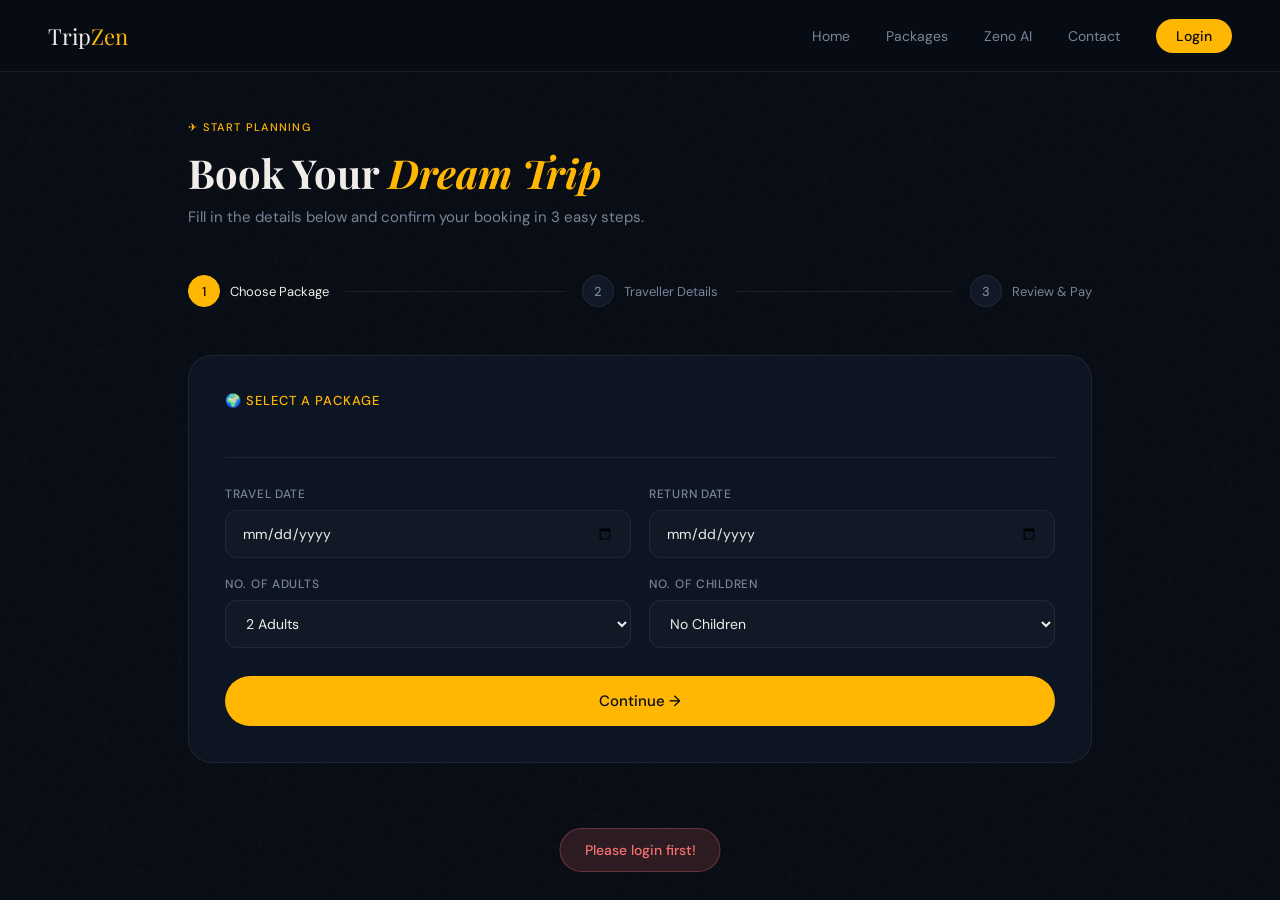
<file: booking.html>
<!DOCTYPE html>
<html lang="en">
<head>
<meta charset="UTF-8">
<meta name="viewport" content="width=device-width, initial-scale=1.0">
<title>Book a Trip — TripZen</title>
<link href="https://fonts.googleapis.com/css2?family=Playfair+Display:ital,wght@0,700;1,400&family=DM+Sans:wght@300;400;500&display=swap" rel="stylesheet">
<style>
:root{--gold:#ffb703;--gold-dark:#e09800;--bg:#080c14;--bg2:#0d1422;--bg3:#111927;--surface:rgba(255,255,255,0.04);--border:rgba(255,255,255,0.07);--text:#f0ede8;--muted:#7a8499;}
*{margin:0;padding:0;box-sizing:border-box;}
body{font-family:'DM Sans',sans-serif;background:var(--bg);color:var(--text);min-height:100vh;}
body::before{content:'';position:fixed;inset:0;background-image:url("data:image/svg+xml,%3Csvg viewBox='0 0 200 200' xmlns='http://www.w3.org/2000/svg'%3E%3Cfilter id='n'%3E%3CfeTurbulence type='fractalNoise' baseFrequency='0.9' numOctaves='4' stitchTiles='stitch'/%3E%3C/filter%3E%3Crect width='100%25' height='100%25' filter='url(%23n)' opacity='0.04'/%3E%3C/svg%3E");pointer-events:none;z-index:0;opacity:0.6;}
.navbar{position:fixed;top:0;left:0;right:0;z-index:100;display:flex;align-items:center;justify-content:space-between;padding:0 48px;height:72px;background:rgba(8,12,20,0.9);backdrop-filter:blur(16px);border-bottom:1px solid var(--border);}
.logo-text{font-family:'Playfair Display',serif;font-size:22px;color:var(--text);text-decoration:none;}
.logo-text span{color:var(--gold);}
nav{display:flex;gap:36px;align-items:center;}
nav a{color:var(--muted);text-decoration:none;font-size:14px;transition:color 0.2s;}
nav a:hover{color:var(--text);}
nav a.cta{color:#080c14;background:var(--gold);padding:8px 20px;border-radius:100px;font-weight:500;}
.page-wrap{max-width:1000px;margin:0 auto;padding:120px 48px 80px;position:relative;z-index:1;}
.page-label{font-size:11px;font-weight:500;letter-spacing:0.12em;text-transform:uppercase;color:var(--gold);margin-bottom:12px;display:block;}
.page-title{font-family:'Playfair Display',serif;font-size:40px;margin-bottom:8px;}
.page-title em{font-style:italic;color:var(--gold);}
.page-sub{font-size:15px;color:var(--muted);margin-bottom:48px;}
.steps{display:flex;align-items:center;margin-bottom:48px;}
.step{display:flex;align-items:center;gap:10px;}
.step-num{width:32px;height:32px;border-radius:50%;background:var(--bg3);border:1px solid var(--border);display:flex;align-items:center;justify-content:center;font-size:13px;font-weight:500;color:var(--muted);transition:all 0.3s;flex-shrink:0;}
.step-num.active{background:var(--gold);color:#080c14;border-color:var(--gold);}
.step-num.done{background:rgba(74,222,128,0.15);border-color:rgba(74,222,128,0.3);color:#4ade80;}
.step-label{font-size:13px;color:var(--muted);}
.step-label.active{color:var(--text);}
.step-line{flex:1;height:1px;background:var(--border);margin:0 16px;}
.form-card{background:var(--bg2);border:1px solid var(--border);border-radius:24px;padding:36px;}
.form-section-title{font-size:13px;font-weight:500;letter-spacing:0.08em;text-transform:uppercase;color:var(--gold);margin-bottom:20px;}
.form-grid{display:grid;grid-template-columns:1fr 1fr;gap:18px;}
.form-grid-3{display:grid;grid-template-columns:1fr 1fr 1fr;gap:18px;}
.form-group{display:flex;flex-direction:column;gap:8px;}
.form-group.full{grid-column:1/-1;}
.form-label{font-size:12px;font-weight:500;letter-spacing:0.06em;text-transform:uppercase;color:var(--muted);}
.form-input,.form-select{background:var(--bg3);border:1px solid var(--border);border-radius:12px;padding:13px 16px;color:var(--text);font-family:'DM Sans',sans-serif;font-size:14px;outline:none;transition:border-color 0.2s,box-shadow 0.2s;width:100%;}
.form-input:focus,.form-select:focus{border-color:var(--gold);box-shadow:0 0 0 3px rgba(255,183,3,0.08);}
.form-input::placeholder{color:var(--muted);}
.form-select option{background:var(--bg2);}
.divider{border:none;border-top:1px solid var(--border);margin:28px 0;}
.pkg-picker{display:grid;grid-template-columns:repeat(4,1fr);gap:12px;}
.pkg-option{background:var(--bg3);border:1px solid var(--border);border-radius:14px;padding:16px;cursor:pointer;transition:all 0.2s;}
.pkg-option:hover{border-color:rgba(255,183,3,0.3);}
.pkg-option.selected{border-color:var(--gold);background:rgba(255,183,3,0.05);}
.pkg-option-emoji{font-size:24px;margin-bottom:8px;}
.pkg-option-name{font-size:13px;font-weight:500;margin-bottom:3px;}
.pkg-option-meta{font-size:11px;color:var(--muted);}
.pkg-option-price{font-size:14px;font-weight:500;color:var(--gold);margin-top:6px;}
.summary-card{background:var(--bg3);border:1px solid rgba(255,183,3,0.15);border-radius:16px;padding:24px;}
.summary-row{display:flex;justify-content:space-between;font-size:14px;padding:8px 0;border-bottom:1px solid var(--border);}
.summary-row:last-child{border-bottom:none;}
.summary-row .lbl{color:var(--muted);}
.summary-total{display:flex;justify-content:space-between;align-items:center;font-size:18px;font-weight:500;padding-top:16px;margin-top:8px;border-top:2px solid rgba(255,183,3,0.2);}
.summary-total .amt{color:var(--gold);font-size:24px;}
.btn-row{display:flex;gap:12px;margin-top:28px;}
.btn-primary{background:var(--gold);color:#080c14;border:none;padding:15px 32px;border-radius:100px;font-size:15px;font-weight:500;cursor:pointer;font-family:'DM Sans',sans-serif;transition:all 0.2s;flex:1;}
.btn-primary:hover{background:var(--gold-dark);transform:translateY(-2px);}
.btn-primary:disabled{opacity:0.4;cursor:not-allowed;transform:none;}
.btn-secondary{background:transparent;color:var(--text);border:1px solid var(--border);padding:15px 28px;border-radius:100px;font-size:15px;cursor:pointer;font-family:'DM Sans',sans-serif;transition:all 0.2s;}
.btn-secondary:hover{border-color:var(--gold);color:var(--gold);}
.step-panel{display:none;}
.step-panel.active{display:block;}
.success-wrap{text-align:center;padding:48px 20px;}
.success-icon{font-size:72px;margin-bottom:24px;}
.success-title{font-family:'Playfair Display',serif;font-size:36px;margin-bottom:12px;}
.success-sub{font-size:16px;color:var(--muted);margin-bottom:32px;line-height:1.7;}
.booking-ref{display:inline-block;background:rgba(74,222,128,0.08);border:1px solid rgba(74,222,128,0.2);color:#4ade80;padding:10px 24px;border-radius:100px;font-size:14px;font-weight:500;letter-spacing:0.06em;margin-bottom:32px;}
.success-actions{display:flex;gap:12px;justify-content:center;flex-wrap:wrap;}
.toast{position:fixed;bottom:28px;left:50%;transform:translateX(-50%);padding:12px 24px;border-radius:100px;font-size:14px;font-weight:500;z-index:999;opacity:0;transition:opacity 0.3s;pointer-events:none;}
.toast.show{opacity:1;}
.toast.err{background:rgba(248,113,113,0.15);border:1px solid rgba(248,113,113,0.3);color:#f87171;}
.toast.ok{background:rgba(74,222,128,0.15);border:1px solid rgba(74,222,128,0.3);color:#4ade80;}
@media(max-width:900px){.navbar{padding:0 20px;}nav a:not(.cta){display:none;}.page-wrap{padding:100px 20px 60px;}.pkg-picker{grid-template-columns:repeat(2,1fr);}.form-grid,.form-grid-3{grid-template-columns:1fr;}.form-group.full{grid-column:1;}}
</style>
</head>
<body>
<header class="navbar">
  <a href="index.html" class="logo-text">Trip<span>Zen</span></a>
  <nav>
    <a href="index.html">Home</a>
    <a href="packages.html">Packages</a>
    <a href="ai-planner.html">Zeno AI</a>
    <a href="contact.html">Contact</a>
    <a href="login.html" class="cta" id="navLoginBtn">Login</a>
  </nav>
</header>

<div class="page-wrap">
  <span class="page-label">✈ Start Planning</span>
  <h1 class="page-title">Book Your <em>Dream Trip</em></h1>
  <p class="page-sub">Fill in the details below and confirm your booking in 3 easy steps.</p>

  <div class="steps">
    <div class="step">
      <div class="step-num active" id="snum1">1</div>
      <div class="step-label active" id="slbl1">Choose Package</div>
    </div>
    <div class="step-line"></div>
    <div class="step">
      <div class="step-num" id="snum2">2</div>
      <div class="step-label" id="slbl2">Traveller Details</div>
    </div>
    <div class="step-line"></div>
    <div class="step">
      <div class="step-num" id="snum3">3</div>
      <div class="step-label" id="slbl3">Review & Pay</div>
    </div>
  </div>

  <!-- STEP 1 -->
  <div class="step-panel active" id="panel1">
    <div class="form-card">
      <div class="form-section-title">🌍 Select a Package</div>
      <div class="pkg-picker" id="pkgPicker"></div>
      <hr class="divider">
      <div class="form-grid">
        <div class="form-group">
          <label class="form-label">Travel Date</label>
          <input type="date" class="form-input" id="travelDate">
        </div>
        <div class="form-group">
          <label class="form-label">Return Date</label>
          <input type="date" class="form-input" id="returnDate">
        </div>
        <div class="form-group">
          <label class="form-label">No. of Adults</label>
          <select class="form-select" id="adults">
            <option value="1">1 Adult</option>
            <option value="2" selected>2 Adults</option>
            <option value="3">3 Adults</option>
            <option value="4">4 Adults</option>
            <option value="5">5+ Adults</option>
          </select>
        </div>
        <div class="form-group">
          <label class="form-label">No. of Children</label>
          <select class="form-select" id="children">
            <option value="0" selected>No Children</option>
            <option value="1">1 Child</option>
            <option value="2">2 Children</option>
            <option value="3">3 Children</option>
          </select>
        </div>
      </div>
      <div class="btn-row">
        <button class="btn-primary" onclick="goStep2()">Continue →</button>
      </div>
    </div>
  </div>

  <!-- STEP 2 -->
  <div class="step-panel" id="panel2">
    <div class="form-card">
      <div class="form-section-title">👤 Lead Traveller</div>
      <div class="form-grid">
        <div class="form-group">
          <label class="form-label">Full Name</label>
          <input type="text" class="form-input" id="tName" placeholder="As on ID / Passport">
        </div>
        <div class="form-group">
          <label class="form-label">Phone Number</label>
          <input type="tel" class="form-input" id="tPhone" placeholder="10-digit mobile">
        </div>
        <div class="form-group">
          <label class="form-label">Email Address</label>
          <input type="email" class="form-input" id="tEmail" placeholder="Confirmation will be sent here">
        </div>
        <div class="form-group">
          <label class="form-label">Age</label>
          <input type="number" class="form-input" id="tAge" placeholder="Age" min="18" max="99">
        </div>
      </div>
      <hr class="divider">
      <div class="form-section-title">🏨 Preferences</div>
      <div class="form-grid-3">
        <div class="form-group">
          <label class="form-label">Room Type</label>
          <select class="form-select" id="roomType">
            <option>Standard Room</option>
            <option>Deluxe Room</option>
            <option>Suite</option>
          </select>
        </div>
        <div class="form-group">
          <label class="form-label">Meal Plan</label>
          <select class="form-select" id="mealPlan">
            <option>Breakfast Only</option>
            <option>Breakfast + Dinner</option>
            <option>All Inclusive</option>
          </select>
        </div>
        <div class="form-group">
          <label class="form-label">Transport</label>
          <select class="form-select" id="transport">
            <option>Self Arranged</option>
            <option>TripZen Cab</option>
            <option>Flight + Cab</option>
          </select>
        </div>
        <div class="form-group full">
          <label class="form-label">Special Requests</label>
          <input type="text" class="form-input" id="specialReq" placeholder="e.g. Wheelchair access, vegetarian meals, anniversary setup...">
        </div>
      </div>
      <div class="btn-row">
        <button class="btn-secondary" onclick="showPanel(1)">← Back</button>
        <button class="btn-primary" onclick="goStep3()">Review Booking →</button>
      </div>
    </div>
  </div>

  <!-- STEP 3 -->
  <div class="step-panel" id="panel3">
    <div class="form-card">
      <div class="form-section-title">📋 Booking Summary</div>
      <div class="summary-card" id="summaryBox"></div>
      <hr class="divider">
      <div class="form-section-title">💳 Payment</div>
      <div class="form-grid">
        <div class="form-group">
          <label class="form-label">Payment Method</label>
          <select class="form-select" id="payMethod">
            <option>Razorpay (UPI / Card / Net Banking)</option>
            <option>Pay Later (10% advance now)</option>
          </select>
        </div>
        <div class="form-group">
          <label class="form-label">Coupon Code</label>
          <input type="text" class="form-input" id="couponCode" placeholder="e.g. TRIPZEN10">
        </div>
      </div>
      <div class="btn-row">
        <button class="btn-secondary" onclick="showPanel(2)">← Back</button>
        <button class="btn-primary" id="confirmBtn" onclick="confirmBooking()">Confirm & Pay ₹<span id="finalAmt">0</span></button>
      </div>
    </div>
  </div>

  <!-- SUCCESS -->
  <div class="step-panel" id="panelSuccess">
    <div class="form-card">
      <div class="success-wrap">
        <div class="success-icon">🎉</div>
        <h2 class="success-title">Booking Confirmed!</h2>
        <p class="success-sub">Your trip has been booked successfully.<br>A confirmation has been sent to your email and WhatsApp.</p>
        <div class="booking-ref" id="bookingRef">REF: TZ-000000</div>
        <div class="success-actions">
          <a href="profile.html"><button class="btn-primary" style="width:auto;padding:14px 28px;">View My Bookings</button></a>
          <a href="packages.html"><button class="btn-secondary" style="padding:14px 28px;">Explore More</button></a>
        </div>
      </div>
    </div>
  </div>
</div>

<div class="toast" id="toast"></div>

<script>
const API = "http://localhost:5000";
const PKGS = [
  {_id:"goa",name:"Goa Tour",duration:"3D/2N",price:7999,emoji:"🌴",tag:"Beach"},
  {_id:"manali",name:"Manali Trip",duration:"5D/4N",price:12999,emoji:"🏔",tag:"Mountains"},
  {_id:"bali",name:"Bali Escape",duration:"6D/5N",price:49999,emoji:"🏝",tag:"International"},
  {_id:"dubai",name:"Dubai Tour",duration:"5D/4N",price:39999,emoji:"🏙",tag:"International"},
  {_id:"kerala",name:"Kerala Backwaters",duration:"4D/3N",price:14999,emoji:"🌿",tag:"Honeymoon"},
  {_id:"shimla",name:"Shimla-Manali",duration:"7D/6N",price:18999,emoji:"⛄",tag:"Mountains"},
  {_id:"thailand",name:"Thailand Adventure",duration:"7D/6N",price:54999,emoji:"🐘",tag:"International"},
  {_id:"rajasthan",name:"Royal Rajasthan",duration:"6D/5N",price:22999,emoji:"🏰",tag:"Heritage"},
];
let sel = null;

window.onload = function() {
  if (!localStorage.getItem("token")) {
    showToast("Please login first!", "err");
    setTimeout(() => window.location.href = "login.html", 1500);
    return;
  }
  updateNav();
  document.getElementById("pkgPicker").innerHTML = PKGS.map(p =>
    `<div class="pkg-option" id="pkg_${p._id}" onclick='selPkg(${JSON.stringify(p)})'>
      <div class="pkg-option-emoji">${p.emoji}</div>
      <div class="pkg-option-name">${p.name}</div>
      <div class="pkg-option-meta">${p.duration} · ${p.tag}</div>
      <div class="pkg-option-price">₹${p.price.toLocaleString('en-IN')}</div>
    </div>`).join('');
  const today = new Date().toISOString().split("T")[0];
  document.getElementById("travelDate").min = today;
  document.getElementById("returnDate").min = today;
  const params = new URLSearchParams(window.location.search);
  const pre = params.get("id");
  if (pre) { const f = PKGS.find(p => p._id === pre); if(f) selPkg(f); }
};

function updateNav() {
  const n = localStorage.getItem("userName"), btn = document.getElementById("navLoginBtn");
  if (btn && localStorage.getItem("token")) { btn.textContent = n ? n.split(" ")[0] : "Profile"; btn.href = "profile.html"; }
}

function selPkg(p) {
  sel = p;
  document.querySelectorAll(".pkg-option").forEach(e => e.classList.remove("selected"));
  document.getElementById("pkg_" + p._id)?.classList.add("selected");
}

function goStep2() {
  if (!sel) return showToast("Please select a package","err");
  if (!document.getElementById("travelDate").value) return showToast("Please select a travel date","err");
  showPanel(2);
}

function goStep3() {
  const n=document.getElementById("tName").value.trim(), p=document.getElementById("tPhone").value.trim(), e=document.getElementById("tEmail").value.trim();
  if (!n||!p||!e) return showToast("Please fill all required fields","err");
  if (!/^\d{10}$/.test(p)) return showToast("Enter valid 10-digit phone number","err");
  const adults=parseInt(document.getElementById("adults").value), children=parseInt(document.getElementById("children").value);
  const total = sel.price * adults;
  document.getElementById("finalAmt").textContent = total.toLocaleString('en-IN');
  document.getElementById("summaryBox").innerHTML = `
    <div class="summary-row"><span class="lbl">Package</span><span>${sel.emoji} ${sel.name}</span></div>
    <div class="summary-row"><span class="lbl">Duration</span><span>${sel.duration}</span></div>
    <div class="summary-row"><span class="lbl">Travel Date</span><span>${document.getElementById("travelDate").value}</span></div>
    <div class="summary-row"><span class="lbl">Travellers</span><span>${adults} Adult${adults>1?'s':''}${children>0?' + '+children+' Child':''}</span></div>
    <div class="summary-row"><span class="lbl">Lead Traveller</span><span>${n}</span></div>
    <div class="summary-row"><span class="lbl">Contact</span><span>${p} | ${e}</span></div>
    <div class="summary-row"><span class="lbl">Room / Meals</span><span>${document.getElementById("roomType").value} · ${document.getElementById("mealPlan").value}</span></div>
    <div class="summary-row"><span class="lbl">Price / person</span><span>₹${sel.price.toLocaleString('en-IN')}</span></div>
    <div class="summary-total"><span>Total Amount</span><span class="amt">₹${total.toLocaleString('en-IN')}</span></div>`;
  showPanel(3);
}

async function confirmBooking() {
  const btn=document.getElementById("confirmBtn");
  btn.disabled=true; btn.textContent="Processing...";
  const adults=parseInt(document.getElementById("adults").value), total=sel.price*adults;
  const bd={packageId:sel._id,packageName:sel.name,price:total,travelDate:document.getElementById("travelDate").value,returnDate:document.getElementById("returnDate").value,travellers:{adults,children:parseInt(document.getElementById("children").value)},name:document.getElementById("tName").value.trim(),phone:document.getElementById("tPhone").value.trim(),email:document.getElementById("tEmail").value.trim(),roomType:document.getElementById("roomType").value,mealPlan:document.getElementById("mealPlan").value,transport:document.getElementById("transport").value,specialReq:document.getElementById("specialReq").value};
  try {
    const r=await fetch(`${API}/api/bookings`,{method:"POST",headers:{"Content-Type":"application/json","Authorization":"Bearer "+localStorage.getItem("token")},body:JSON.stringify(bd)});
    const d=await r.json();
    if(r.ok){showSuccess(d._id||d.booking?._id);}else{saveLocal(bd);showSuccess();}
  } catch {saveLocal(bd);showSuccess();}
}

function saveLocal(d) {
  const b=JSON.parse(localStorage.getItem("bookings")||"[]");
  b.unshift({...d,_id:"TZ-"+Date.now(),status:"Confirmed",createdAt:new Date().toISOString()});
  localStorage.setItem("bookings",JSON.stringify(b));
}

function showSuccess(id) {
  document.getElementById("bookingRef").textContent="REF: TZ-"+(id||Date.now().toString().slice(-6));
  document.getElementById("panelSuccess").classList.add("active");
  document.querySelectorAll(".step-panel:not(#panelSuccess)").forEach(p=>p.classList.remove("active"));
  for(let i=1;i<=3;i++){document.getElementById("snum"+i).classList.add("done");document.getElementById("snum"+i).textContent="✓";}
  window.scrollTo({top:0,behavior:"smooth"});
}

function showPanel(n) {
  document.querySelectorAll(".step-panel").forEach(p=>p.classList.remove("active"));
  document.getElementById("panel"+n).classList.add("active");
  for(let i=1;i<=3;i++){
    const num=document.getElementById("snum"+i), lbl=document.getElementById("slbl"+i);
    num.classList.remove("active","done"); lbl.classList.remove("active");
    if(i<n){num.classList.add("done");num.textContent="✓";}
    else if(i==n){num.classList.add("active");lbl.classList.add("active");num.textContent=i;}
    else{num.textContent=i;}
  }
  window.scrollTo({top:0,behavior:"smooth"});
}

function showToast(msg,type) {
  const t=document.getElementById("toast");
  t.textContent=msg; t.className="toast show "+type;
  setTimeout(()=>t.classList.remove("show"),3000);
}
</script>
</body>
</html>
</file>
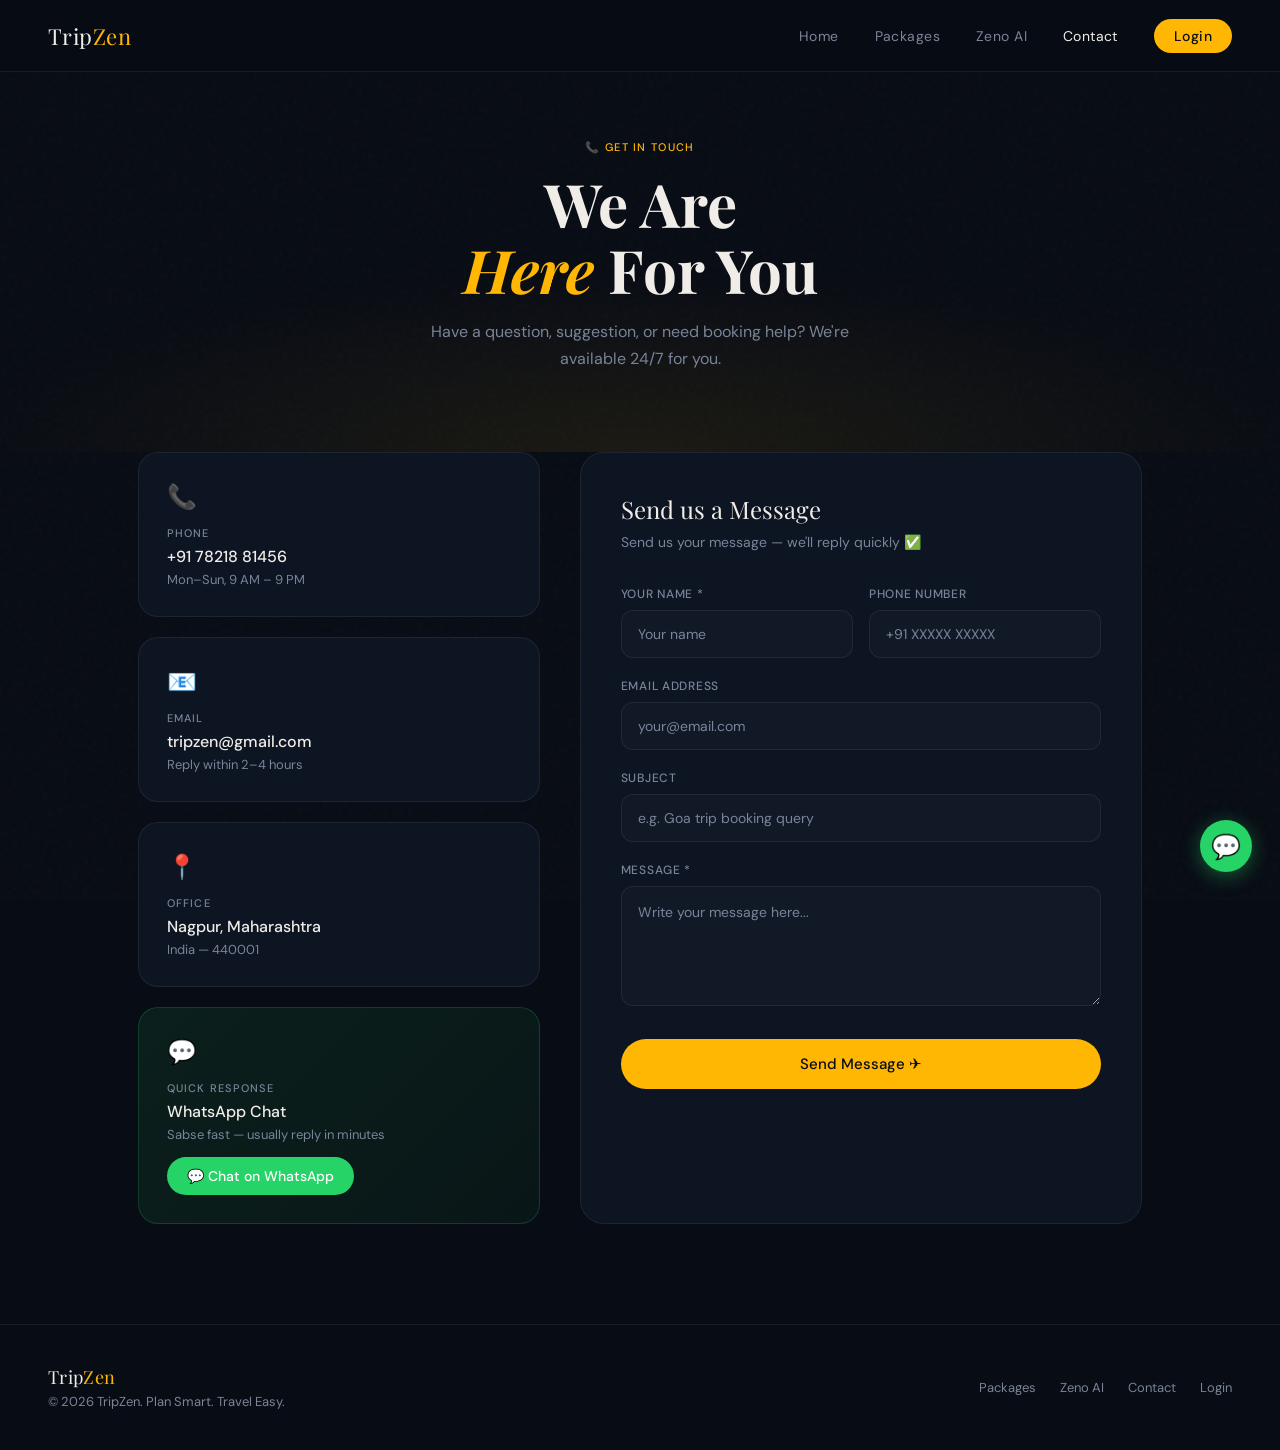
<file: contact.html>
<!DOCTYPE html>
<html lang="en">
<head>
<meta charset="UTF-8">
<meta name="viewport" content="width=device-width, initial-scale=1.0">
<title>Contact Us — TripZen</title>
<link href="https://fonts.googleapis.com/css2?family=Playfair+Display:ital,wght@0,700;1,400&family=DM+Sans:wght@300;400;500&display=swap" rel="stylesheet">
<style>
:root { --gold:#ffb703; --gold-dark:#e09800; --bg:#080c14; --bg2:#0d1422; --bg3:#111927; --surface:rgba(255,255,255,0.04); --border:rgba(255,255,255,0.07); --text:#f0ede8; --muted:#7a8499; }
*{margin:0;padding:0;box-sizing:border-box;}
body{font-family:'DM Sans',sans-serif;background:var(--bg);color:var(--text);overflow-x:hidden;}
body::before{content:'';position:fixed;inset:0;background-image:url("data:image/svg+xml,%3Csvg viewBox='0 0 200 200' xmlns='http://www.w3.org/2000/svg'%3E%3Cfilter id='n'%3E%3CfeTurbulence type='fractalNoise' baseFrequency='0.9' numOctaves='4' stitchTiles='stitch'/%3E%3C/filter%3E%3Crect width='100%25' height='100%25' filter='url(%23n)' opacity='0.04'/%3E%3C/svg%3E");pointer-events:none;z-index:0;opacity:0.6;}
.navbar{position:fixed;top:0;left:0;right:0;z-index:100;display:flex;align-items:center;justify-content:space-between;padding:0 48px;height:72px;background:rgba(8,12,20,0.85);backdrop-filter:blur(16px);border-bottom:1px solid var(--border);}
.logo-text{font-family:'Playfair Display',serif;font-size:22px;color:var(--text);letter-spacing:0.02em;text-decoration:none;}
.logo-text span{color:var(--gold);}
nav{display:flex;gap:36px;align-items:center;}
nav a{color:var(--muted);text-decoration:none;font-size:14px;font-weight:400;letter-spacing:0.03em;transition:color 0.2s;}
nav a:hover,nav a.active{color:var(--text);}
nav a.cta{color:#080c14;background:var(--gold);padding:8px 20px;border-radius:100px;font-weight:500;transition:background 0.2s,transform 0.2s;}
nav a.cta:hover{background:var(--gold-dark);transform:translateY(-1px);}

.page-hero{position:relative;padding:140px 48px 80px;text-align:center;overflow:hidden;z-index:1;}
.page-hero-bg{position:absolute;inset:0;background:radial-gradient(ellipse 80% 60% at 50% 100%,rgba(255,183,3,0.08) 0%,transparent 70%);z-index:-1;}
.page-hero-label{font-size:11px;font-weight:500;letter-spacing:0.12em;text-transform:uppercase;color:var(--gold);margin-bottom:16px;display:block;}
.page-hero h1{font-family:'Playfair Display',serif;font-size:clamp(32px,5vw,60px);font-weight:700;line-height:1.1;margin-bottom:16px;}
.page-hero h1 em{font-style:italic;color:var(--gold);}
.page-hero p{font-size:16px;color:var(--muted);max-width:480px;margin:0 auto;line-height:1.7;}

.contact-section{padding:0 48px 100px;display:grid;grid-template-columns:1fr 1.4fr;gap:40px;max-width:1100px;margin:0 auto;position:relative;z-index:1;}

.contact-info{display:flex;flex-direction:column;gap:20px;}
.contact-card{background:var(--bg2);border:1px solid var(--border);border-radius:20px;padding:28px;transition:border-color 0.3s;}
.contact-card:hover{border-color:rgba(255,183,3,0.2);}
.contact-card-icon{font-size:24px;margin-bottom:14px;display:block;}
.contact-card-label{font-size:11px;font-weight:500;letter-spacing:0.1em;text-transform:uppercase;color:var(--muted);margin-bottom:6px;}
.contact-card-value{font-size:16px;font-weight:500;color:var(--text);}
.contact-card-sub{font-size:13px;color:var(--muted);margin-top:4px;}
.whatsapp-card{background:linear-gradient(135deg,rgba(37,211,102,0.1),rgba(37,211,102,0.05));border-color:rgba(37,211,102,0.2);}
.wa-btn{display:inline-flex;align-items:center;gap:8px;background:#25D366;color:white;padding:10px 20px;border-radius:100px;font-size:14px;font-weight:500;text-decoration:none;margin-top:14px;transition:transform 0.2s,box-shadow 0.2s;}
.wa-btn:hover{transform:translateY(-2px);box-shadow:0 6px 20px rgba(37,211,102,0.3);}

.contact-form-wrap{background:var(--bg2);border:1px solid var(--border);border-radius:24px;padding:40px;}
.form-title{font-family:'Playfair Display',serif;font-size:24px;margin-bottom:6px;}
.form-sub{font-size:14px;color:var(--muted);margin-bottom:32px;line-height:1.6;}
.form-group{margin-bottom:20px;}
.form-label{font-size:12px;font-weight:500;letter-spacing:0.06em;text-transform:uppercase;color:var(--muted);margin-bottom:8px;display:block;}
.form-input,.form-textarea{width:100%;background:var(--bg3);border:1px solid var(--border);border-radius:12px;padding:14px 16px;color:var(--text);font-family:'DM Sans',sans-serif;font-size:14px;outline:none;transition:border-color 0.2s,box-shadow 0.2s;}
.form-input:focus,.form-textarea:focus{border-color:var(--gold);box-shadow:0 0 0 3px rgba(255,183,3,0.1);}
.form-input::placeholder,.form-textarea::placeholder{color:var(--muted);}
.form-textarea{resize:vertical;min-height:120px;line-height:1.6;}
.form-row{display:grid;grid-template-columns:1fr 1fr;gap:16px;}
.submit-btn{width:100%;background:var(--gold);color:#080c14;border:none;padding:15px 32px;border-radius:100px;font-size:15px;font-weight:500;cursor:pointer;font-family:'DM Sans',sans-serif;transition:background 0.2s,transform 0.2s,box-shadow 0.2s;margin-top:8px;}
.submit-btn:hover{background:var(--gold-dark);transform:translateY(-2px);box-shadow:0 8px 24px rgba(255,183,3,0.3);}
.submit-btn:disabled{opacity:0.5;cursor:not-allowed;transform:none;box-shadow:none;}
.form-msg{margin-top:16px;font-size:14px;text-align:center;padding:12px;border-radius:10px;display:none;}
.form-msg.success{background:rgba(74,222,128,0.1);border:1px solid rgba(74,222,128,0.2);color:#4ade80;}
.form-msg.error{background:rgba(248,113,113,0.1);border:1px solid rgba(248,113,113,0.2);color:#f87171;}

footer{border-top:1px solid var(--border);padding:40px 48px;display:flex;align-items:center;justify-content:space-between;flex-wrap:wrap;gap:16px;position:relative;z-index:1;}
footer p{font-size:13px;color:var(--muted);}
.footer-links{display:flex;gap:24px;}
.footer-links a{font-size:13px;color:var(--muted);text-decoration:none;transition:color 0.2s;}
.footer-links a:hover{color:var(--text);}
.whatsapp-btn{position:fixed;bottom:28px;right:28px;background:#25D366;color:white;width:52px;height:52px;border-radius:50%;display:flex;align-items:center;justify-content:center;font-size:24px;text-decoration:none;box-shadow:0 4px 20px rgba(37,211,102,0.4);z-index:999;transition:transform 0.3s;}
.whatsapp-btn:hover{transform:scale(1.1);}

@keyframes fadeUp{from{opacity:0;transform:translateY(20px)}to{opacity:1;transform:translateY(0)}}
.reveal{opacity:0;transform:translateY(24px);transition:opacity 0.6s ease,transform 0.6s ease;}
.reveal.visible{opacity:1;transform:translateY(0);}
@media(max-width:900px){
  .navbar{padding:0 20px;} nav a:not(.cta){display:none;}
  .contact-section{grid-template-columns:1fr;padding:0 20px 60px;}
  .page-hero{padding:120px 20px 48px;}
  .form-row{grid-template-columns:1fr;}
  footer{padding:32px 20px;}
}
</style>
</head>
<body>

<header class="navbar">
  <a href="index.html" class="logo-text">Trip<span>Zen</span></a>
  <nav>
    <a href="index.html">Home</a>
    <a href="packages.html">Packages</a>
    <a href="ai-planner.html">Zeno AI</a>
    <a href="contact.html" class="active">Contact</a>
    <a href="login.html" class="cta" id="navLoginBtn">Login</a>
  </nav>
</header>

<section class="page-hero">
  <div class="page-hero-bg"></div>
  <span class="page-hero-label">📞 Get In Touch</span>
  <h1>We Are<br><em>Here</em> For You</h1>
  <p>Have a question, suggestion, or need booking help? We're available 24/7 for you.</p>
</section>

<section class="contact-section reveal">
  <!-- LEFT: Contact Info -->
  <div class="contact-info">
    <div class="contact-card">
      <span class="contact-card-icon">📞</span>
      <div class="contact-card-label">Phone</div>
      <div class="contact-card-value">+91 78218 81456</div>
      <div class="contact-card-sub">Mon–Sun, 9 AM – 9 PM</div>
    </div>
    <div class="contact-card">
      <span class="contact-card-icon">📧</span>
      <div class="contact-card-label">Email</div>
      <div class="contact-card-value">tripzen@gmail.com</div>
      <div class="contact-card-sub">Reply within 2–4 hours</div>
    </div>
    <div class="contact-card">
      <span class="contact-card-icon">📍</span>
      <div class="contact-card-label">Office</div>
      <div class="contact-card-value">Nagpur, Maharashtra</div>
      <div class="contact-card-sub">India — 440001</div>
    </div>
    <div class="contact-card whatsapp-card">
      <span class="contact-card-icon">💬</span>
      <div class="contact-card-label">Quick Response</div>
      <div class="contact-card-value">WhatsApp Chat</div>
      <div class="contact-card-sub">Sabse fast — usually reply in minutes</div>
      <a href="https://wa.me/917821881456" class="wa-btn" target="_blank">
        💬 Chat on WhatsApp
      </a>
    </div>
  </div>

  <!-- RIGHT: Contact Form -->
  <div class="contact-form-wrap">
    <div class="form-title">Send us a Message</div>
    <div class="form-sub">Send us your message — we'll reply quickly ✅</div>

    <div class="form-row">
      <div class="form-group">
        <label class="form-label">Your Name *</label>
        <input type="text" class="form-input" id="cName" placeholder="Your name">
      </div>
      <div class="form-group">
        <label class="form-label">Phone Number</label>
        <input type="tel" class="form-input" id="cPhone" placeholder="+91 XXXXX XXXXX">
      </div>
    </div>

    <div class="form-group">
      <label class="form-label">Email Address</label>
      <input type="email" class="form-input" id="cEmail" placeholder="your@email.com">
    </div>

    <div class="form-group">
      <label class="form-label">Subject</label>
      <input type="text" class="form-input" id="cSubject" placeholder="e.g. Goa trip booking query">
    </div>

    <div class="form-group">
      <label class="form-label">Message *</label>
      <textarea class="form-textarea" id="cMessage" placeholder="Write your message here..."></textarea>
    </div>

    <button class="submit-btn" id="sendBtn" onclick="sendContact()">Send Message ✈</button>
    <div class="form-msg" id="formMsg"></div>
  </div>
</section>

<footer>
  <div>
    <a href="index.html" class="logo-text" style="font-size:18px;margin-bottom:4px;display:block">Trip<span>Zen</span></a>
    <p>© 2026 TripZen. Plan Smart. Travel Easy.</p>
  </div>
  <div class="footer-links">
    <a href="packages.html">Packages</a>
    <a href="ai-planner.html">Zeno AI</a>
    <a href="contact.html">Contact</a>
    <a href="login.html">Login</a>
  </div>
</footer>

<a href="https://wa.me/917821881456" class="whatsapp-btn" target="_blank">💬</a>

<script>
const API = "http://localhost:5000";

async function sendContact() {
  const name = document.getElementById("cName").value.trim();
  const email = document.getElementById("cEmail").value.trim();
  const message = document.getElementById("cMessage").value.trim();
  const btn = document.getElementById("sendBtn");
  const msg = document.getElementById("formMsg");

  if (!name || !message) {
    msg.style.display = "block"; msg.className = "form-msg error";
    msg.textContent = "⚠️ Name and message are required!"; return;
  }

  btn.disabled = true; btn.textContent = "Sending...";
  msg.style.display = "none";

  try {
    const res = await fetch(`${API}/api/contact`, {
      method:"POST", headers:{"Content-Type":"application/json"},
      body: JSON.stringify({ name, email, message })
    });
    if (res.ok) {
      msg.style.display="block"; msg.className="form-msg success";
      msg.textContent = "✅ Message sent! We'll reply shortly.";
      document.getElementById("cName").value = "";
      document.getElementById("cEmail").value = "";
      document.getElementById("cMessage").value = "";
      document.getElementById("cSubject").value = "";
    } else throw new Error();
  } catch {
    msg.style.display="block"; msg.className="form-msg error";
    msg.textContent="⚡ Or message us directly on WhatsApp — fastest response!";
    setTimeout(()=>window.open(`https://wa.me/917821881456?text=Hi TripZen! Name: ${name}%0AMessage: ${message}`),1000);
  }
  btn.disabled=false; btn.textContent="Send Message ✈";
}

function updateNavbar() {
  const token=localStorage.getItem("token"),name=localStorage.getItem("userName");
  const btn=document.getElementById("navLoginBtn");
  if(btn&&token){btn.textContent=name?name.split(" ")[0]:"Profile";btn.href="profile.html";}
}

const obs=new IntersectionObserver(entries=>entries.forEach(e=>{if(e.isIntersecting){e.target.classList.add('visible');obs.unobserve(e.target);}}),{threshold:0.1});
document.querySelectorAll('.reveal').forEach(el=>obs.observe(el));
window.onload=updateNavbar;
</script>
</body>
</html>
</file>
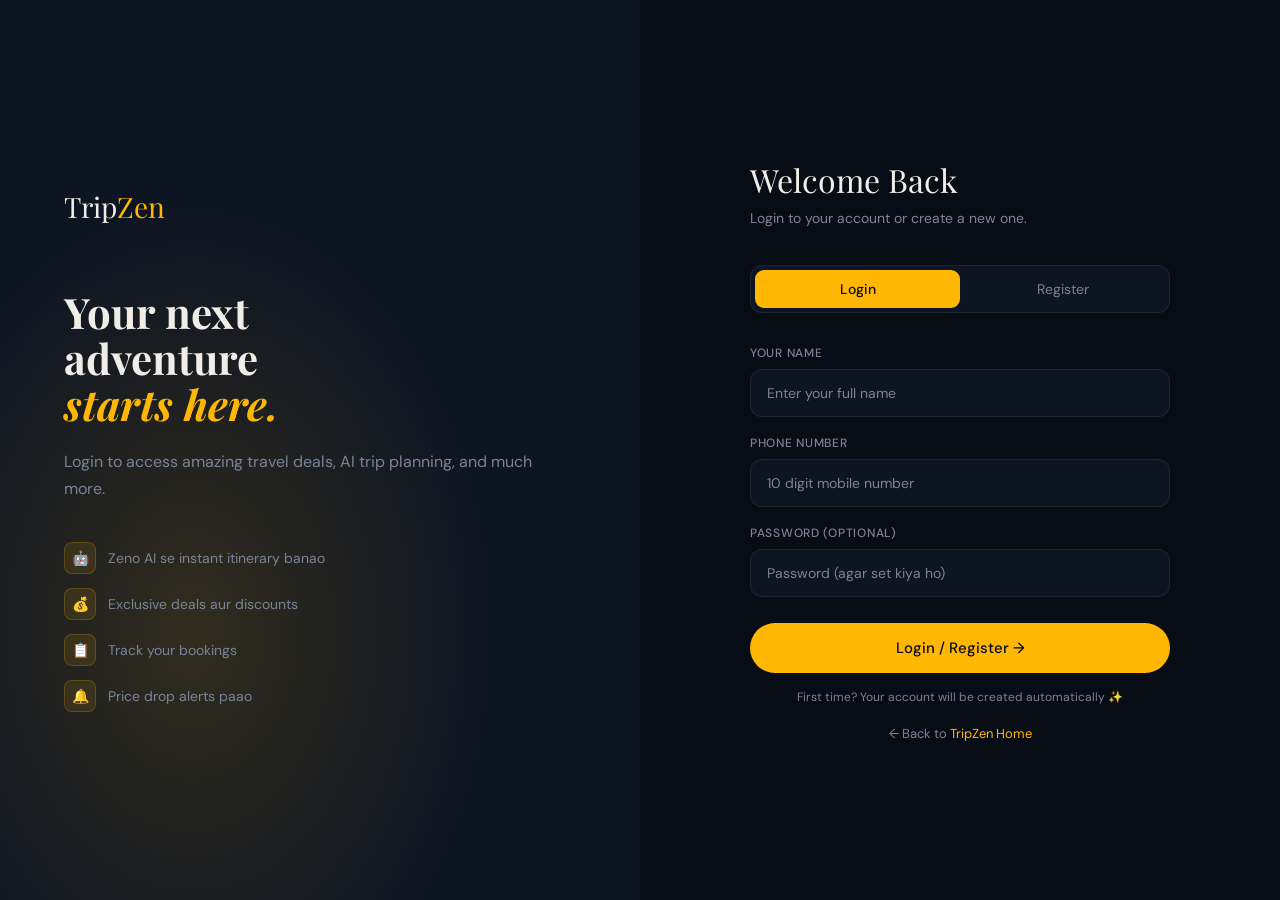
<file: login.html>
<!DOCTYPE html>
<html lang="en">
<head>
<meta charset="UTF-8">
<meta name="viewport" content="width=device-width, initial-scale=1.0">
<title>Login — TripZen</title>
<link href="https://fonts.googleapis.com/css2?family=Playfair+Display:ital,wght@0,700;1,400&family=DM+Sans:wght@300;400;500&display=swap" rel="stylesheet">
<style>
:root{--gold:#ffb703;--gold-dark:#e09800;--bg:#080c14;--bg2:#0d1422;--bg3:#111927;--surface:rgba(255,255,255,0.04);--border:rgba(255,255,255,0.07);--text:#f0ede8;--muted:#7a8499;}
*{margin:0;padding:0;box-sizing:border-box;}
body{font-family:'DM Sans',sans-serif;background:var(--bg);color:var(--text);min-height:100vh;display:flex;align-items:center;justify-content:center;overflow-x:hidden;}
body::before{content:'';position:fixed;inset:0;background-image:url("data:image/svg+xml,%3Csvg viewBox='0 0 200 200' xmlns='http://www.w3.org/2000/svg'%3E%3Cfilter id='n'%3E%3CfeTurbulence type='fractalNoise' baseFrequency='0.9' numOctaves='4' stitchTiles='stitch'/%3E%3C/filter%3E%3Crect width='100%25' height='100%25' filter='url(%23n)' opacity='0.04'/%3E%3C/svg%3E");pointer-events:none;z-index:0;opacity:0.6;}

.auth-split{display:grid;grid-template-columns:1fr 1fr;min-height:100vh;width:100%;position:relative;z-index:1;}

.auth-left{position:relative;overflow:hidden;display:flex;flex-direction:column;justify-content:center;padding:64px;background:var(--bg2);}
.auth-left-bg{position:absolute;inset:0;background:url("https://images.unsplash.com/photo-1469474968028-56623f02e42e?w=900&q=80") center/cover no-repeat;filter:brightness(0.2) saturate(0.5);z-index:0;}
.auth-left-glow{position:absolute;inset:0;background:radial-gradient(ellipse 70% 70% at 30% 70%,rgba(255,183,3,0.15) 0%,transparent 70%);z-index:0;}
.auth-left-content{position:relative;z-index:1;}
.auth-logo{font-family:'Playfair Display',serif;font-size:28px;color:var(--text);text-decoration:none;display:block;margin-bottom:64px;}
.auth-logo span{color:var(--gold);}
.auth-tagline{font-family:'Playfair Display',serif;font-size:42px;font-weight:700;line-height:1.1;margin-bottom:20px;}
.auth-tagline em{color:var(--gold);font-style:italic;}
.auth-sub{font-size:16px;color:var(--muted);line-height:1.7;margin-bottom:40px;}
.auth-features{display:flex;flex-direction:column;gap:14px;}
.auth-feature{display:flex;align-items:center;gap:12px;font-size:14px;color:var(--muted);}
.auth-feature-icon{width:32px;height:32px;background:rgba(255,183,3,0.1);border:1px solid rgba(255,183,3,0.2);border-radius:8px;display:flex;align-items:center;justify-content:center;font-size:14px;flex-shrink:0;}

.auth-right{display:flex;align-items:center;justify-content:center;padding:48px;background:var(--bg);}
.auth-form-box{width:100%;max-width:420px;}
.auth-form-title{font-family:'Playfair Display',serif;font-size:32px;margin-bottom:6px;}
.auth-form-sub{font-size:14px;color:var(--muted);margin-bottom:36px;line-height:1.6;}

.tab-row{display:flex;background:var(--bg2);border:1px solid var(--border);border-radius:12px;padding:4px;margin-bottom:32px;}
.tab-btn{flex:1;padding:10px;border:none;background:transparent;color:var(--muted);font-size:14px;font-family:'DM Sans',sans-serif;font-weight:400;cursor:pointer;border-radius:9px;transition:all 0.2s;}
.tab-btn.active{background:var(--gold);color:#080c14;font-weight:500;}

.form-group{margin-bottom:18px;}
.form-label{font-size:12px;font-weight:500;letter-spacing:0.06em;text-transform:uppercase;color:var(--muted);margin-bottom:8px;display:block;}
.form-input{width:100%;background:var(--bg2);border:1px solid var(--border);border-radius:12px;padding:14px 16px;color:var(--text);font-family:'DM Sans',sans-serif;font-size:14px;outline:none;transition:border-color 0.2s,box-shadow 0.2s;}
.form-input:focus{border-color:var(--gold);box-shadow:0 0 0 3px rgba(255,183,3,0.1);}
.form-input::placeholder{color:var(--muted);}
.submit-btn{width:100%;background:var(--gold);color:#080c14;border:none;padding:15px;border-radius:100px;font-size:15px;font-weight:500;cursor:pointer;font-family:'DM Sans',sans-serif;transition:background 0.2s,transform 0.2s,box-shadow 0.2s;margin-top:8px;}
.submit-btn:hover{background:var(--gold-dark);transform:translateY(-2px);box-shadow:0 8px 24px rgba(255,183,3,0.3);}
.submit-btn:disabled{opacity:0.5;cursor:not-allowed;transform:none;box-shadow:none;}
.form-msg{margin-top:16px;font-size:13px;text-align:center;padding:12px;border-radius:10px;display:none;}
.form-msg.success{background:rgba(74,222,128,0.1);border:1px solid rgba(74,222,128,0.2);color:#4ade80;}
.form-msg.error{background:rgba(248,113,113,0.1);border:1px solid rgba(248,113,113,0.2);color:#f87171;}
.divider{display:flex;align-items:center;gap:12px;margin:24px 0;color:var(--muted);font-size:12px;}
.divider::before,.divider::after{content:'';flex:1;height:1px;background:var(--border);}
.back-link{display:block;text-align:center;font-size:13px;color:var(--muted);margin-top:20px;text-decoration:none;transition:color 0.2s;}
.back-link:hover{color:var(--gold);}
.back-link span{color:var(--gold);}

@media(max-width:900px){
  .auth-split{grid-template-columns:1fr;min-height:auto;}
  .auth-left{display:none;}
  .auth-right{padding:48px 24px;min-height:100vh;}
}
</style>
</head>
<body>

<div class="auth-split">
  <!-- LEFT PANEL -->
  <div class="auth-left">
    <div class="auth-left-bg"></div>
    <div class="auth-left-glow"></div>
    <div class="auth-left-content">
      <a href="index.html" class="auth-logo">Trip<span>Zen</span></a>
      <div class="auth-tagline">Your next<br>adventure<br><em>starts here.</em></div>
      <div class="auth-sub">Login to access amazing travel deals, AI trip planning, and much more.</div>
      <div class="auth-features">
        <div class="auth-feature"><div class="auth-feature-icon">🤖</div>Zeno AI se instant itinerary banao</div>
        <div class="auth-feature"><div class="auth-feature-icon">💰</div>Exclusive deals aur discounts</div>
        <div class="auth-feature"><div class="auth-feature-icon">📋</div>Track your bookings</div>
        <div class="auth-feature"><div class="auth-feature-icon">🔔</div>Price drop alerts paao</div>
      </div>
    </div>
  </div>

  <!-- RIGHT PANEL -->
  <div class="auth-right">
    <div class="auth-form-box">
      <div class="auth-form-title">Welcome Back</div>
      <div class="auth-form-sub" id="formSubtitle">Login to your account or create a new one.</div>

      <div class="tab-row">
        <button class="tab-btn active" id="loginTab" onclick="switchTab('login')">Login</button>
        <button class="tab-btn" id="registerTab" onclick="switchTab('register')">Register</button>
      </div>

      <!-- LOGIN FORM -->
      <div id="loginForm">
        <div class="form-group">
          <label class="form-label">Your Name</label>
          <input type="text" class="form-input" id="lName" placeholder="Enter your full name">
        </div>
        <div class="form-group">
          <label class="form-label">Phone Number</label>
          <input type="tel" class="form-input" id="lPhone" placeholder="10 digit mobile number">
        </div>
        <div class="form-group">
          <label class="form-label">Password (Optional)</label>
          <input type="password" class="form-input" id="lPassword" placeholder="Password (agar set kiya ho)">
        </div>
        <button class="submit-btn" id="loginBtn" onclick="loginUser()">Login / Register →</button>
        <div class="form-msg" id="loginMsg"></div>
        <p style="font-size:12px;color:var(--muted);text-align:center;margin-top:16px">First time? Your account will be created automatically ✨</p>
      </div>

      <!-- REGISTER FORM -->
      <div id="registerForm" style="display:none">
        <div class="form-group">
          <label class="form-label">Your Name *</label>
          <input type="text" class="form-input" id="rName" placeholder="Full name">
        </div>
        <div class="form-group">
          <label class="form-label">Phone Number *</label>
          <input type="tel" class="form-input" id="rPhone" placeholder="10 digit mobile number">
        </div>
        <div class="form-group">
          <label class="form-label">Email (Optional)</label>
          <input type="email" class="form-input" id="rEmail" placeholder="your@email.com">
        </div>
        <div class="form-group">
          <label class="form-label">Password (Optional)</label>
          <input type="password" class="form-input" id="rPassword" placeholder="Set a strong password">
        </div>
        <button class="submit-btn" id="registerBtn" onclick="registerUser()">Create Account →</button>
        <div class="form-msg" id="registerMsg"></div>
      </div>

      <a href="index.html" class="back-link">← Back to <span>TripZen Home</span></a>
    </div>
  </div>
</div>

<script>
const API = "http://localhost:5000";

function switchTab(tab) {
  const isLogin = tab === 'login';
  document.getElementById('loginTab').classList.toggle('active', isLogin);
  document.getElementById('registerTab').classList.toggle('active', !isLogin);
  document.getElementById('loginForm').style.display = isLogin ? 'block' : 'none';
  document.getElementById('registerForm').style.display = isLogin ? 'none' : 'block';
  document.querySelector('.auth-form-title').textContent = isLogin ? 'Welcome Back' : 'Create Account';
  document.getElementById('formSubtitle').textContent = isLogin
    ? 'Login to your account or create a new one.'
    : 'Join the TripZen family — for free!';
}

async function loginUser() {
  const name = document.getElementById("lName").value.trim();
  const phone = document.getElementById("lPhone").value.trim();
  const password = document.getElementById("lPassword").value.trim();
  const btn = document.getElementById("loginBtn");
  const msg = document.getElementById("loginMsg");

  if (!name || phone.length !== 10) {
    msg.style.display="block"; msg.className="form-msg error";
    msg.textContent="⚠️ Name and 10-digit phone number are required"; return;
  }

  btn.disabled=true; btn.textContent="Logging in...";

  try {
    let res = await fetch(`${API}/api/auth/register`, {
      method:"POST", headers:{"Content-Type":"application/json"},
      body: JSON.stringify({name, phone, password})
    });
    let data = await res.json();
    if (!res.ok) {
      res = await fetch(`${API}/api/auth/login`, {
        method:"POST", headers:{"Content-Type":"application/json"},
        body: JSON.stringify({phone, password})
      });
      data = await res.json();
    }
    if (!res.ok) throw new Error(data.message||"Login failed");
    localStorage.setItem("token",data.token);
    localStorage.setItem("userName",data.user.name);
    localStorage.setItem("userPhone",data.user.phone);
    msg.style.display="block"; msg.className="form-msg success";
    msg.textContent="🎉 Login successful! Redirecting...";
    setTimeout(()=>window.location.href="index.html", 1200);
  } catch(err) {
    msg.style.display="block"; msg.className="form-msg error";
    msg.textContent="❌ " + err.message;
  }
  btn.disabled=false; btn.textContent="Login / Register →";
}

async function registerUser() {
  const name=document.getElementById("rName").value.trim();
  const phone=document.getElementById("rPhone").value.trim();
  const email=document.getElementById("rEmail").value.trim();
  const password=document.getElementById("rPassword").value.trim();
  const btn=document.getElementById("registerBtn");
  const msg=document.getElementById("registerMsg");

  if (!name||phone.length!==10) {
    msg.style.display="block"; msg.className="form-msg error";
    msg.textContent="⚠️ Name and 10-digit phone number are required"; return;
  }

  btn.disabled=true; btn.textContent="Creating account...";
  try {
    const res=await fetch(`${API}/api/auth/register`,{method:"POST",headers:{"Content-Type":"application/json"},body:JSON.stringify({name,phone,email,password})});
    const data=await res.json();
    if(!res.ok) throw new Error(data.message);
    localStorage.setItem("token",data.token);
    localStorage.setItem("userName",data.user.name);
    localStorage.setItem("userPhone",data.user.phone);
    msg.style.display="block"; msg.className="form-msg success";
    msg.textContent="🎉 Account created! Redirecting...";
    setTimeout(()=>window.location.href="index.html",1200);
  } catch(err) {
    msg.style.display="block"; msg.className="form-msg error";
    msg.textContent="❌ "+err.message;
  }
  btn.disabled=false; btn.textContent="Create Account →";
}

document.addEventListener("keydown",e=>{if(e.key==="Enter"){const lt=document.getElementById('loginTab');if(lt.classList.contains('active'))loginUser();else registerUser();}});
</script>
</body>
</html>
</file>
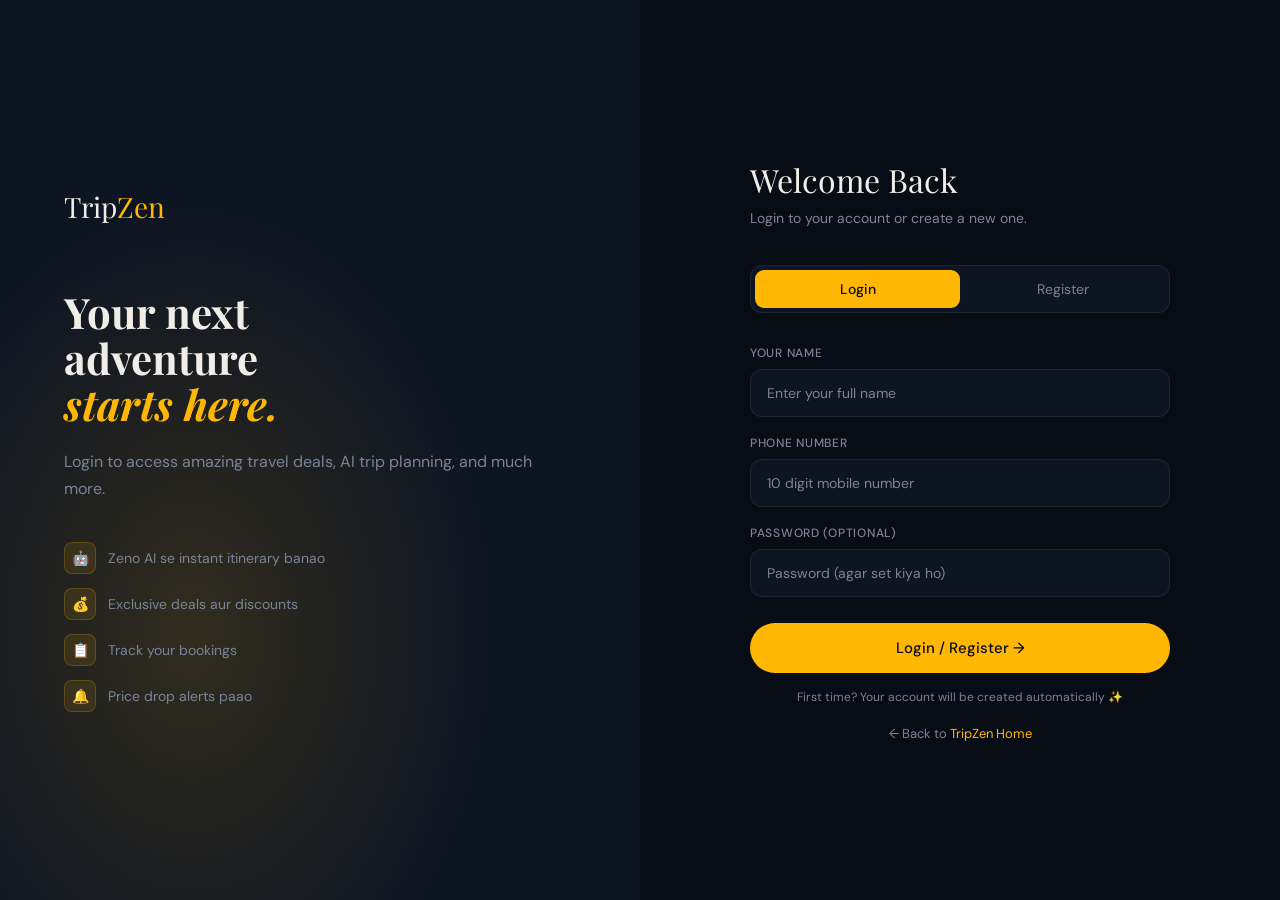
<file: register.html>
<!DOCTYPE html>
<html lang="en">
<head>
<meta charset="UTF-8">
<meta http-equiv="refresh" content="0;url=login.html">
<title>Register — TripZen</title>
</head>
<body>
<script>window.location.href='login.html';</script>
</body>
</html>
</file>
